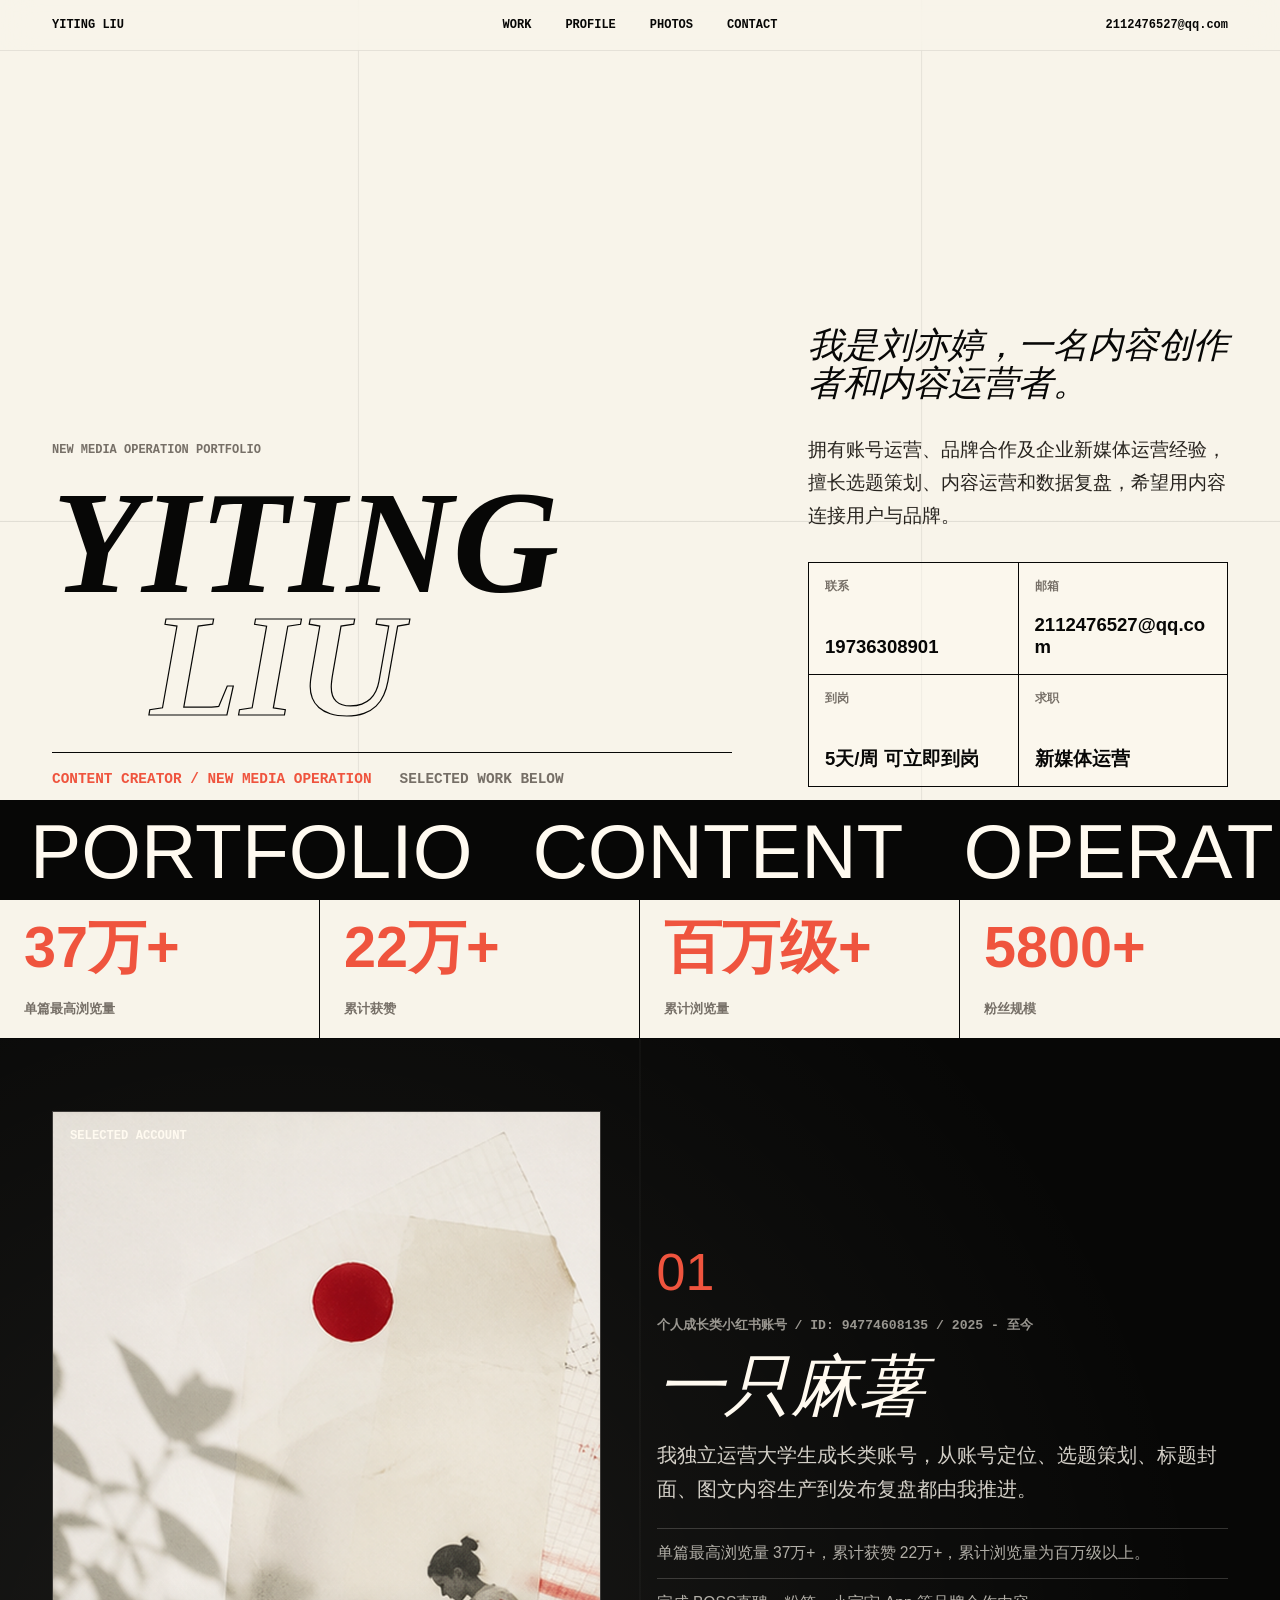
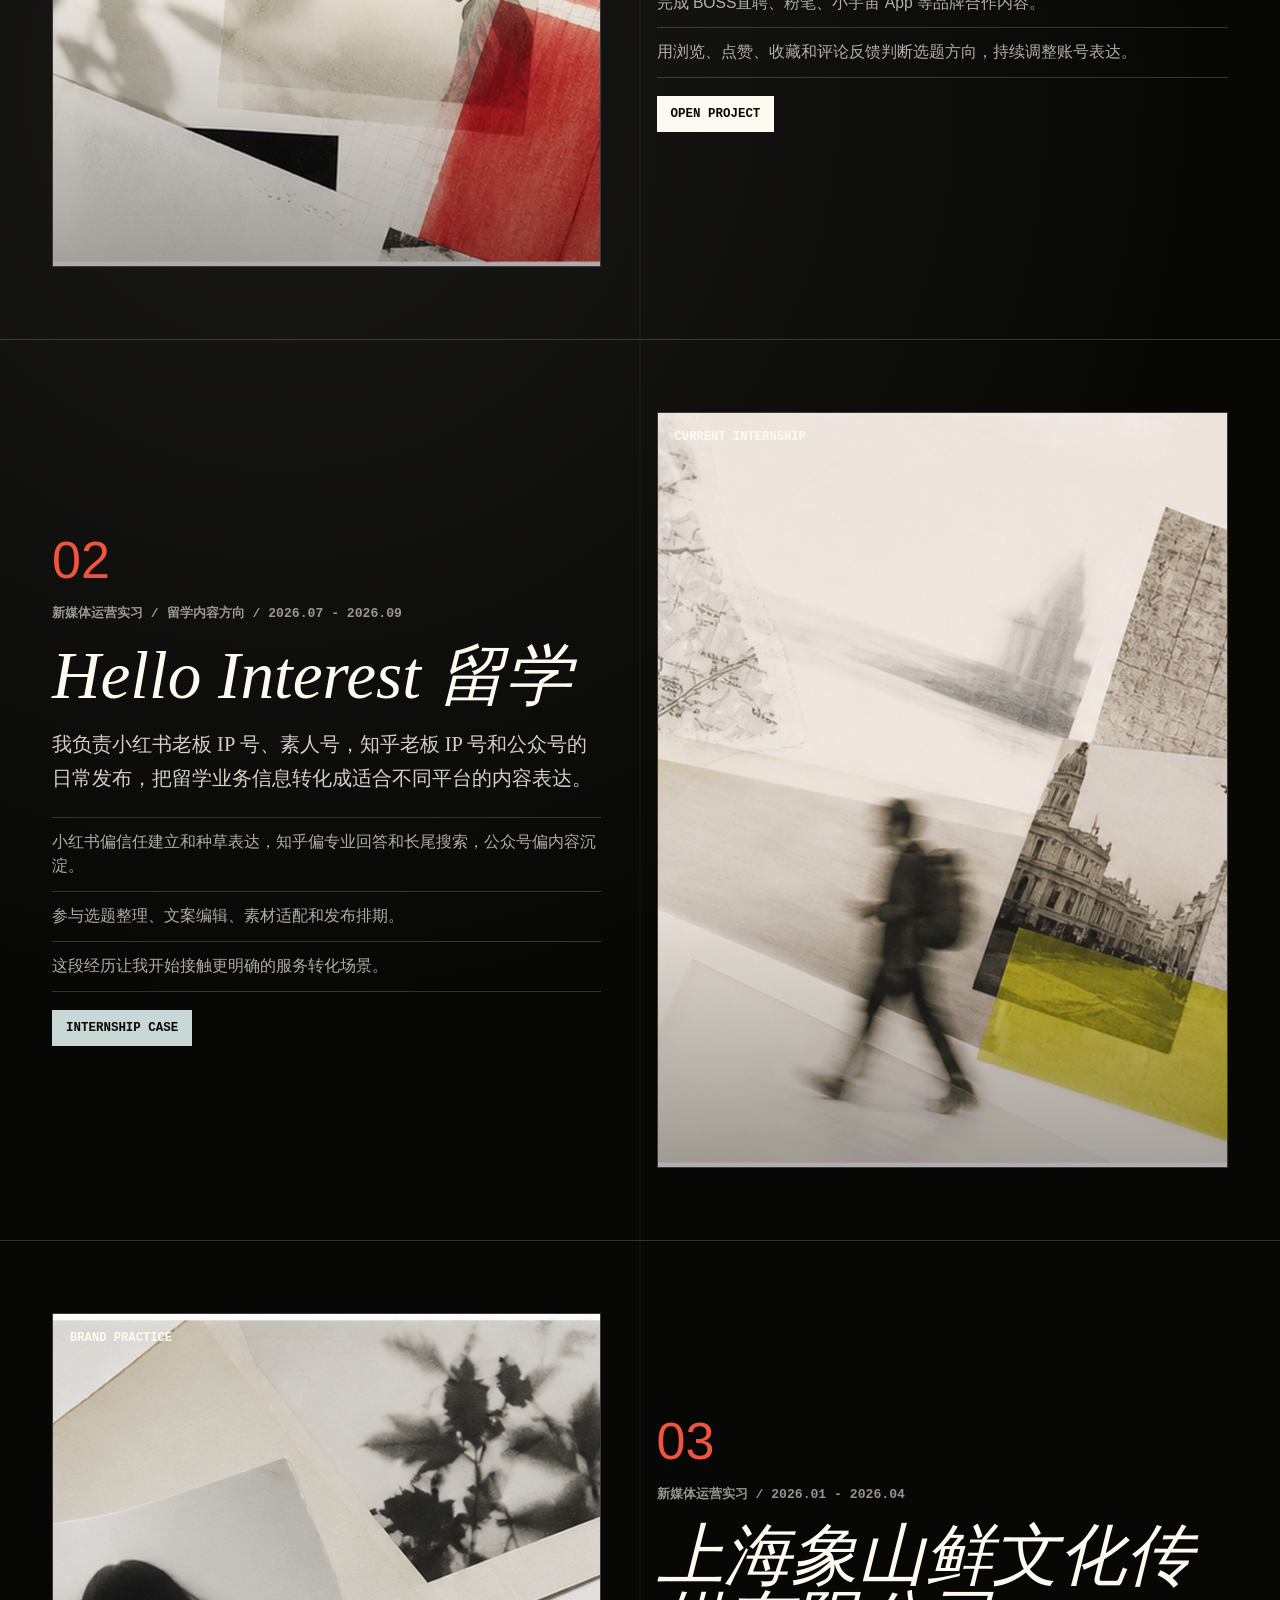
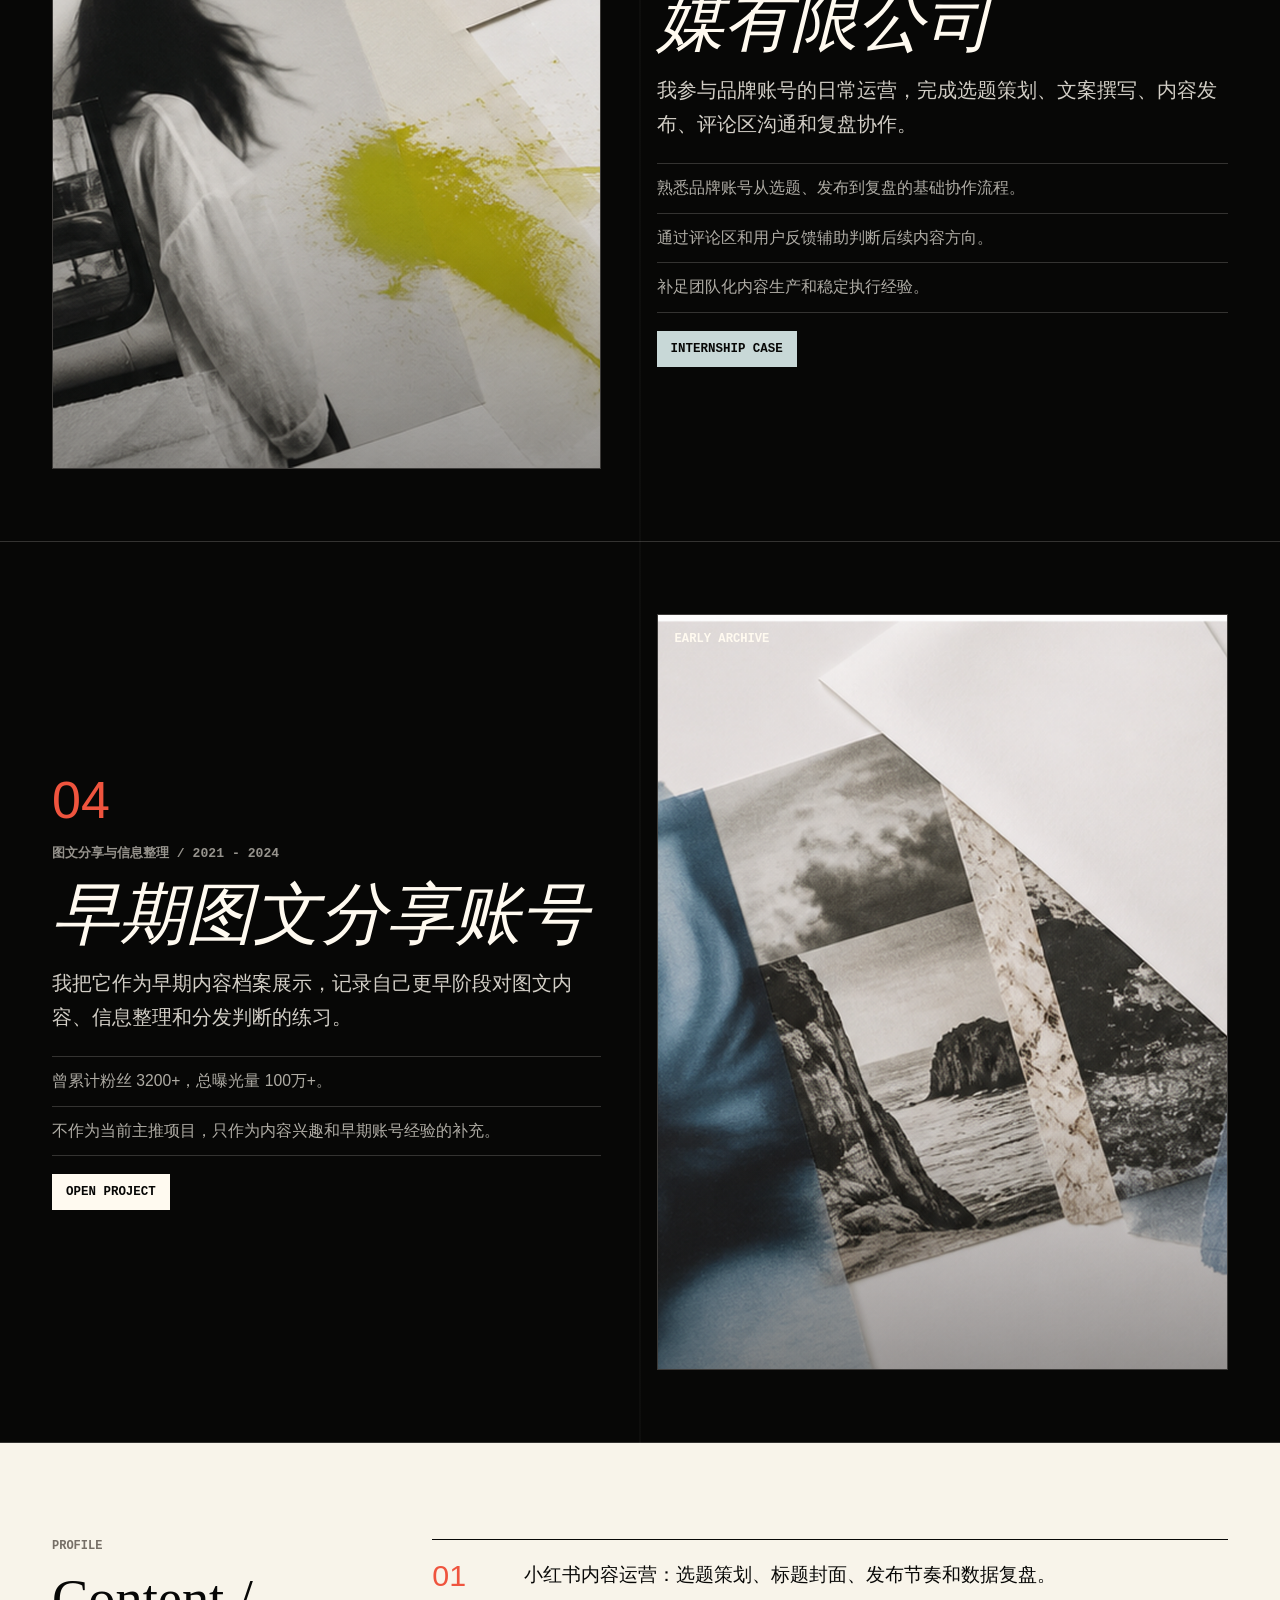
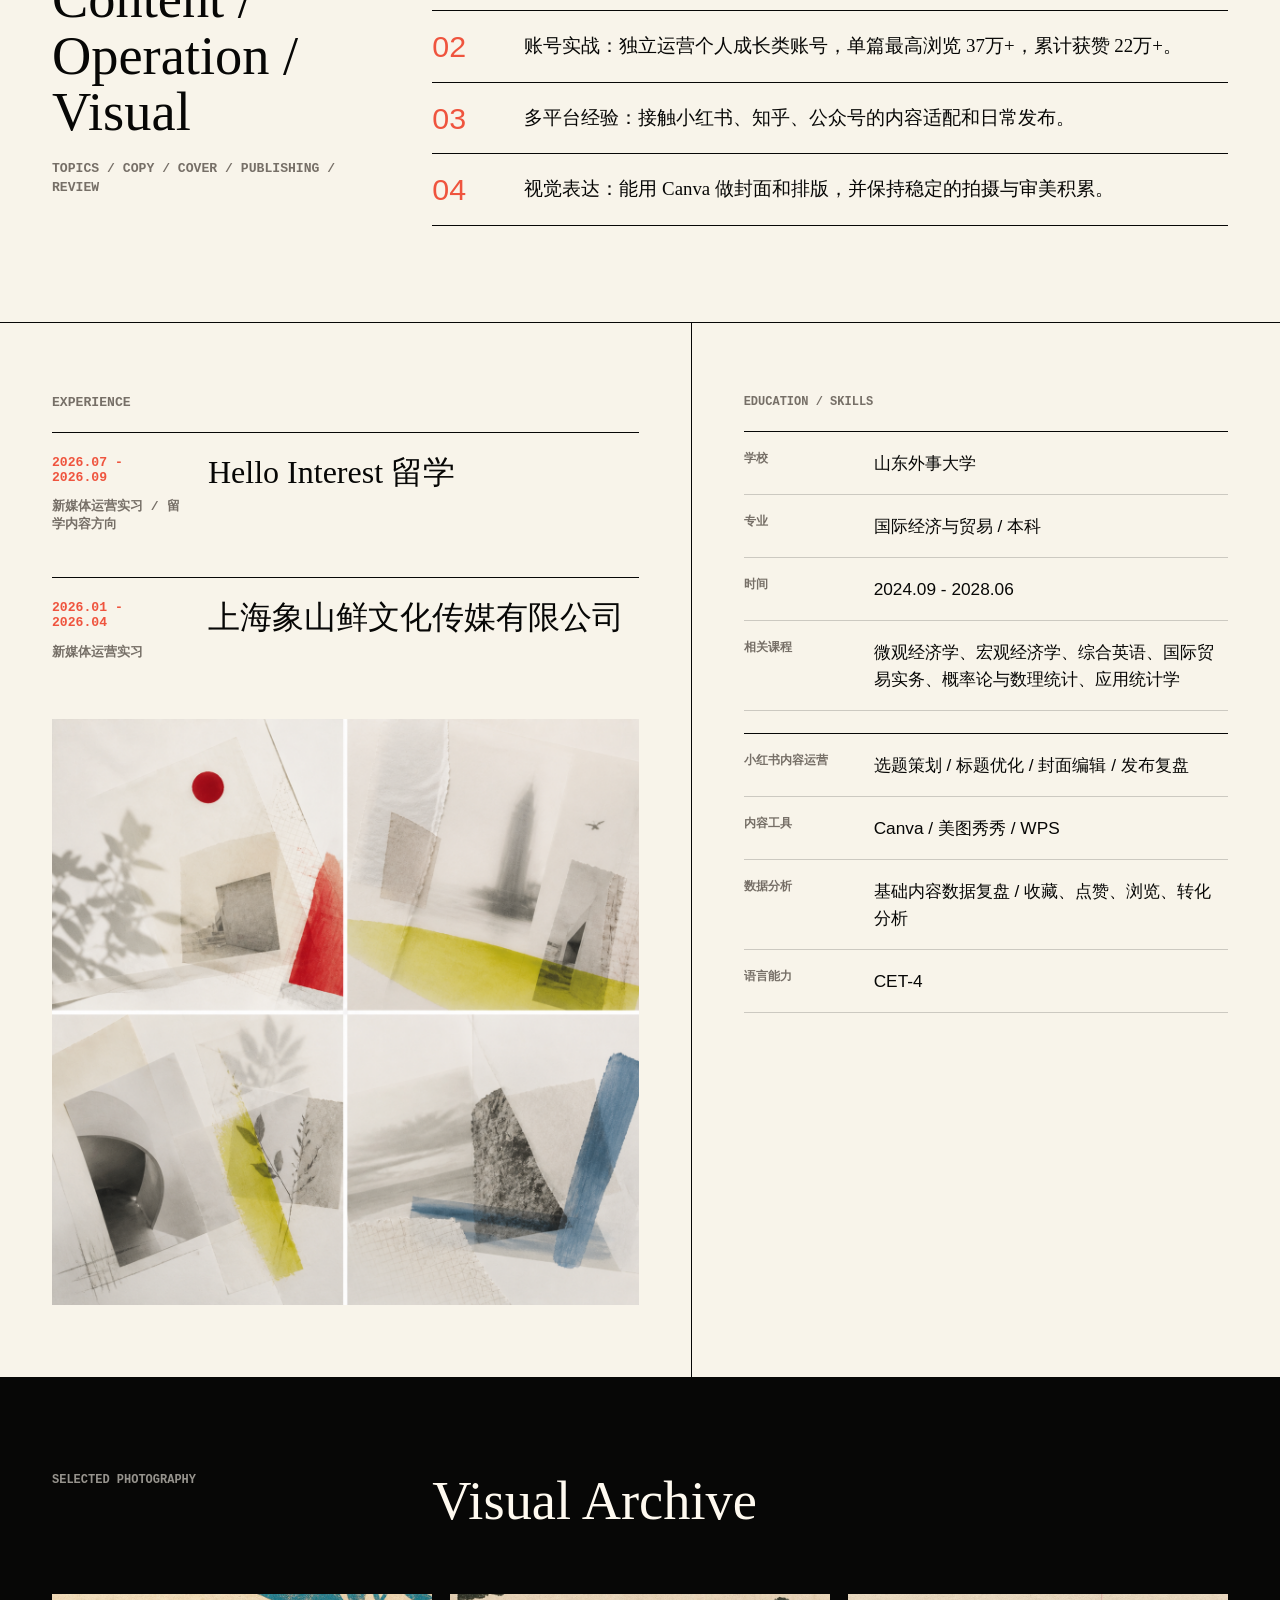
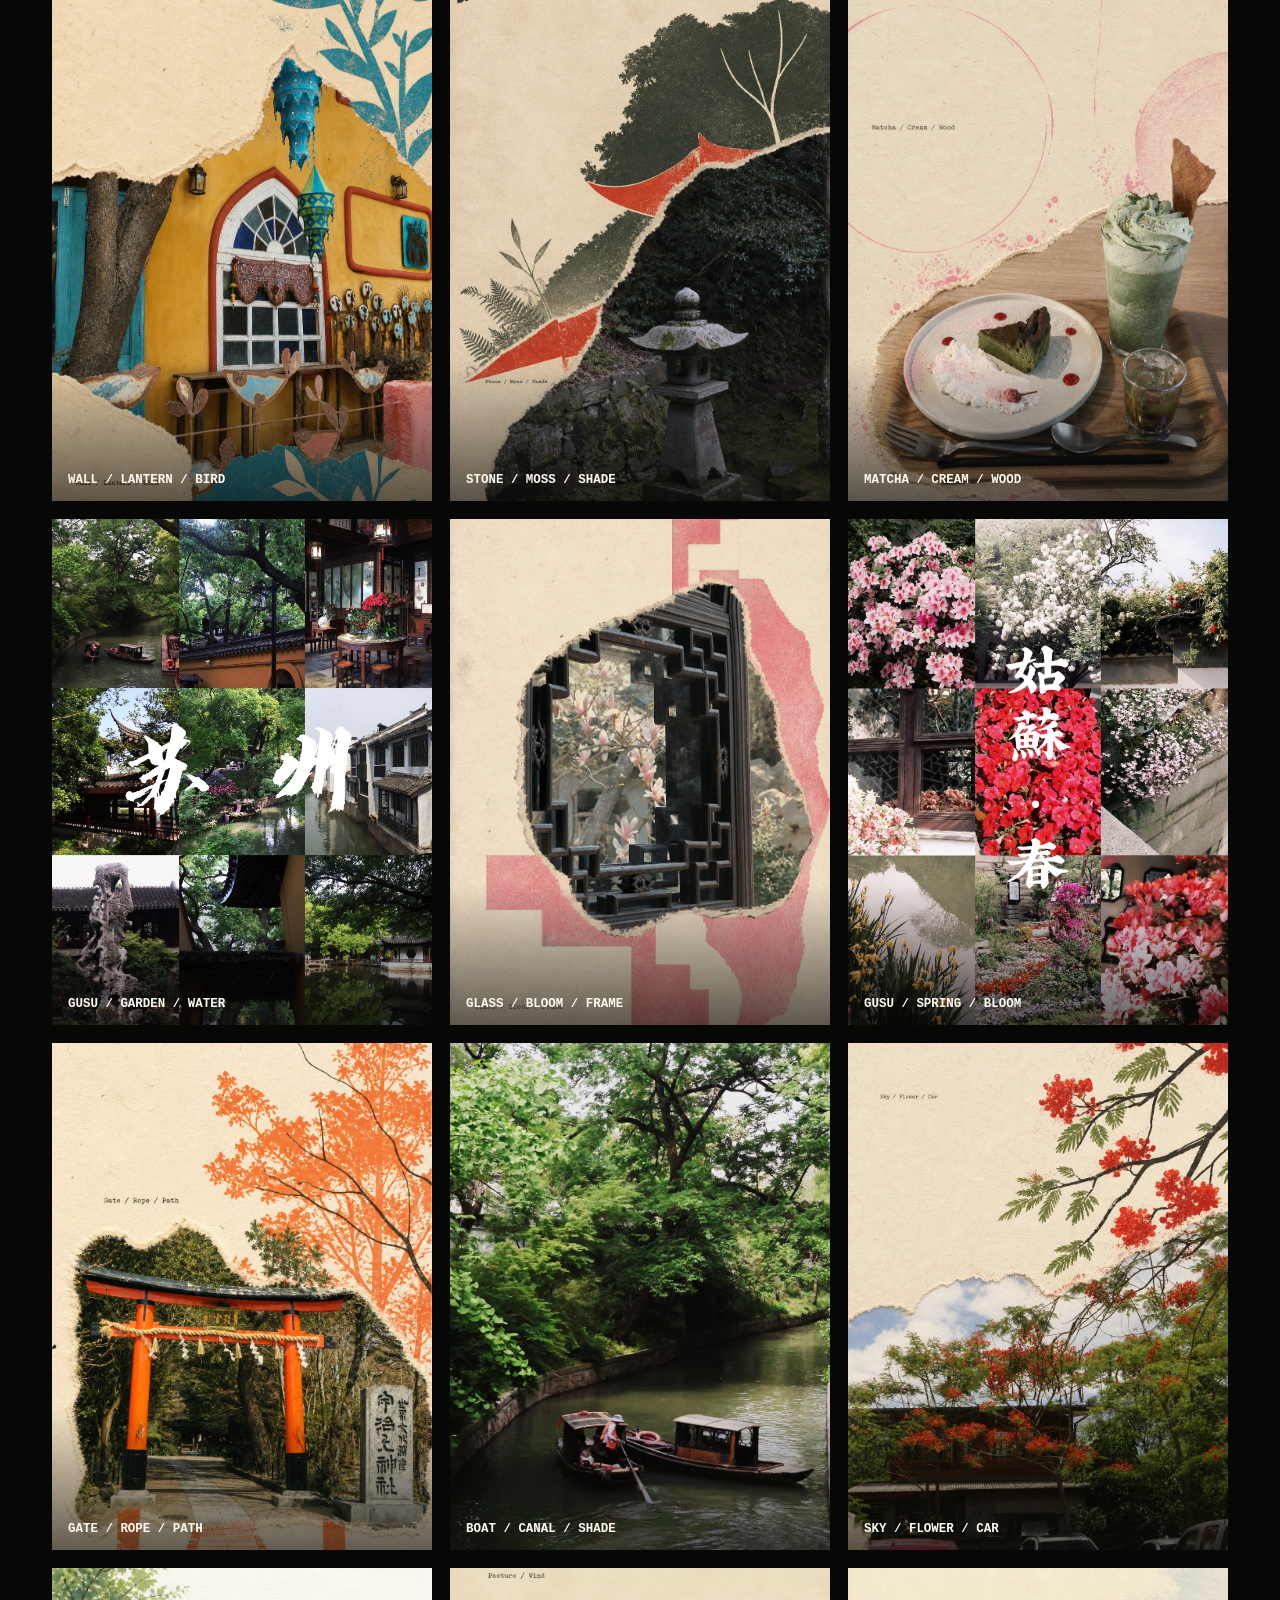
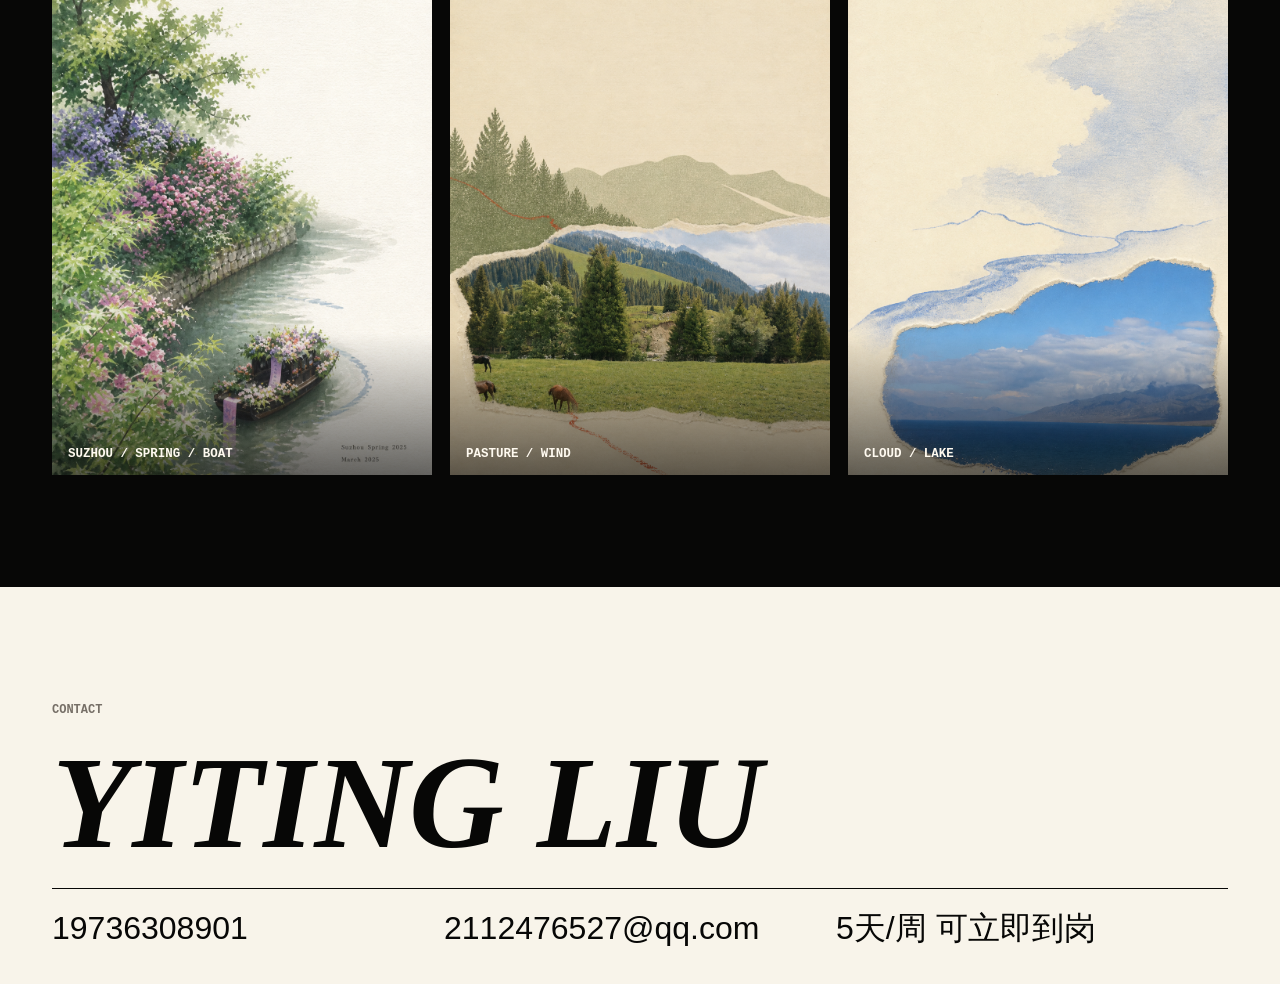
<file: index.html>
<!doctype html>
<html lang="zh-CN">
  <head>
    <meta charset="utf-8" />
    <meta name="viewport" content="width=device-width, initial-scale=1" />
    <title>YiTing Liu | New Media Portfolio</title>
    <meta name="description" content="刘亦婷的新媒体运营求职作品集预览。" />
    <link rel="stylesheet" href="./styles.css?v=24" />
  </head>
  <body>
    <main class="site-shell">
      <header class="topbar" aria-label="Primary navigation">
        <a href="#top" class="brand-mark" aria-label="YiTing Liu home">YiTing Liu</a>
        <nav>
          <a href="#work">Work</a>
          <a href="#profile">Profile</a>
          <a href="#photos">Photos</a>
          <a href="#contact">Contact</a>
        </nav>
        <a class="top-contact" href="mailto:2112476527@qq.com">2112476527@qq.com</a>
      </header>

      <section class="hero" id="top">
        <div class="hero-heading">
          <p class="eyebrow">New Media Operation Portfolio</p>
          <h1>
            <span>YiTing</span>
            <span>Liu</span>
          </h1>
          <div class="hero-bottomline">
            <p>Content Creator / New Media Operation</p>
            <span>Selected work below</span>
          </div>
        </div>

        <aside class="intro-panel" aria-label="Self introduction">
          <p class="intro-lead">我是刘亦婷，一名内容创作者和内容运营者。</p>
          <p class="intro-copy">
            拥有账号运营、品牌合作及企业新媒体运营经验，擅长选题策划、内容运营和数据复盘，希望用内容连接用户与品牌。
          </p>
          <div class="quick-grid">
            <a href="tel:+8619736308901">
              <span>联系</span>
              <strong>19736308901</strong>
            </a>
            <a href="mailto:2112476527@qq.com">
              <span>邮箱</span>
              <strong>2112476527@qq.com</strong>
            </a>
            <a href="#experience">
              <span>到岗</span>
              <strong>5天/周 可立即到岗</strong>
            </a>
            <a href="#work">
              <span>求职</span>
              <strong>新媒体运营</strong>
            </a>
          </div>
        </aside>

        <div class="hero-ribbon" aria-hidden="true">
          <span>Portfolio</span>
          <span>Content</span>
          <span>Operation</span>
          <span>Portfolio</span>
          <span>Content</span>
        </div>
      </section>

      <section class="metrics" aria-label="Account performance highlights">
        <div>
          <strong>37万+</strong>
          <span>单篇最高浏览量</span>
        </div>
        <div>
          <strong>22万+</strong>
          <span>累计获赞</span>
        </div>
        <div>
          <strong>百万级+</strong>
          <span>累计浏览量</span>
        </div>
        <div>
          <strong>5800+</strong>
          <span>粉丝规模</span>
        </div>
      </section>

      <section class="work-theatre" id="work" aria-label="Selected work">
        <div class="theatre-stage">
          <div class="stage-top">
            <span>Selected Work</span>
            <span data-active-count>01 / 04</span>
          </div>

          <nav class="stage-index" aria-label="Project index">
            <a class="is-active" href="#work-1" data-index-link="0">
              <span>01</span>
              <b>一只麻薯</b>
            </a>
            <a href="#work-2" data-index-link="1">
              <span>02</span>
              <b>Hello Interest 留学</b>
            </a>
            <a href="#work-3" data-index-link="2">
              <span>03</span>
              <b>上海象山鲜文化传媒有限公司</b>
            </a>
            <a href="#work-4" data-index-link="3">
              <span>04</span>
              <b>早期图文分享账号</b>
            </a>
          </nav>

          <div class="stage-visual" aria-hidden="true">
            <figure class="stage-figure is-active" data-stage-figure="0">
              <img src="./project-cover-1.png" alt="" />
              <figcaption>Selected Account</figcaption>
            </figure>
            <figure class="stage-figure" data-stage-figure="1">
              <img src="./project-cover-2.png" alt="" />
              <figcaption>Current Internship</figcaption>
            </figure>
            <figure class="stage-figure" data-stage-figure="2">
              <img src="./project-cover-3.png" alt="" />
              <figcaption>Brand Practice</figcaption>
            </figure>
            <figure class="stage-figure" data-stage-figure="3">
              <img src="./project-cover-4.png" alt="" />
              <figcaption>Early Archive</figcaption>
            </figure>
          </div>

          <article class="stage-copy">
            <p class="work-number" data-active-no>01</p>
            <p class="work-meta" data-active-meta>个人成长类小红书账号 / ID: 94774608135 / 2025 - 至今</p>
            <h2 data-active-title>一只麻薯</h2>
            <p class="work-summary" data-active-summary>
              我独立运营大学生成长类账号，从账号定位、选题策划、标题封面、图文内容生产到发布复盘都由我推进。
            </p>
            <ul data-active-points>
              <li>单篇最高浏览量 37万+，累计获赞 22万+，累计浏览量为百万级以上。</li>
              <li>完成 BOSS直聘、粉笔、小宇宙 App 等品牌合作内容。</li>
              <li>用浏览、点赞、收藏和评论反馈判断选题方向，持续调整账号表达。</li>
            </ul>
            <a
              href="https://www.xiaohongshu.com/user/profile/6694bc58000000000303243b?xsec_token=ABmA70oP75e_bc3jIKR_5y4u5StAEJsptDvcWz1VfhjkY%3D&xsec_source=pc_search"
              target="_blank"
              rel="noreferrer"
              data-active-link
            >
              Open Project
            </a>
          </article>

          <div class="stage-watermark" aria-hidden="true">Works</div>
        </div>

        <div class="work-scroll">
          <article class="work-step" data-work-step id="work-1">
            <div class="mobile-work-card">
              <figure>
                <img src="./project-cover-1.png" alt="" />
                <figcaption>Selected Account</figcaption>
              </figure>
              <div class="mobile-work-copy">
                <span>01</span>
                <p>个人成长类小红书账号 / ID: 94774608135 / 2025 - 至今</p>
                <h2>一只麻薯</h2>
                <b>我独立运营大学生成长类账号，从账号定位、选题策划、标题封面、图文内容生产到发布复盘都由我推进。</b>
                <ul>
                  <li>单篇最高浏览量 37万+，累计获赞 22万+，累计浏览量为百万级以上。</li>
                  <li>完成 BOSS直聘、粉笔、小宇宙 App 等品牌合作内容。</li>
                  <li>用浏览、点赞、收藏和评论反馈判断选题方向，持续调整账号表达。</li>
                </ul>
                <a
                  href="https://www.xiaohongshu.com/user/profile/6694bc58000000000303243b?xsec_token=ABmA70oP75e_bc3jIKR_5y4u5StAEJsptDvcWz1VfhjkY%3D&xsec_source=pc_search"
                  target="_blank"
                  rel="noreferrer"
                >
                  Open Project
                </a>
              </div>
            </div>
          </article>
          <article class="work-step" data-work-step id="work-2">
            <div class="mobile-work-card">
              <figure>
                <img src="./project-cover-2.png" alt="" />
                <figcaption>Current Internship</figcaption>
              </figure>
              <div class="mobile-work-copy">
                <span>02</span>
                <p>新媒体运营实习 / 留学内容方向 / 2026.07 - 2026.09</p>
                <h2>Hello Interest 留学</h2>
                <b>我负责小红书老板 IP 号、素人号，知乎老板 IP 号和公众号的日常发布，把留学业务信息转化成适合不同平台的内容表达。</b>
                <ul>
                  <li>小红书偏信任建立和种草表达，知乎偏专业回答和长尾搜索，公众号偏内容沉淀。</li>
                  <li>参与选题整理、文案编辑、素材适配和发布排期。</li>
                  <li>这段经历让我开始接触更明确的服务转化场景。</li>
                </ul>
                <em>Internship Case</em>
              </div>
            </div>
          </article>
          <article class="work-step" data-work-step id="work-3">
            <div class="mobile-work-card">
              <figure>
                <img src="./project-cover-3.png" alt="" />
                <figcaption>Brand Practice</figcaption>
              </figure>
              <div class="mobile-work-copy">
                <span>03</span>
                <p>新媒体运营实习 / 2026.01 - 2026.04</p>
                <h2>上海象山鲜文化传媒有限公司</h2>
                <b>我参与品牌账号的日常运营，完成选题策划、文案撰写、内容发布、评论区沟通和复盘协作。</b>
                <ul>
                  <li>熟悉品牌账号从选题、发布到复盘的基础协作流程。</li>
                  <li>通过评论区和用户反馈辅助判断后续内容方向。</li>
                  <li>补足团队化内容生产和稳定执行经验。</li>
                </ul>
                <em>Internship Case</em>
              </div>
            </div>
          </article>
          <article class="work-step" data-work-step id="work-4">
            <div class="mobile-work-card">
              <figure>
                <img src="./project-cover-4.png" alt="" />
                <figcaption>Early Archive</figcaption>
              </figure>
              <div class="mobile-work-copy">
                <span>04</span>
                <p>图文分享与信息整理 / 2021 - 2024</p>
                <h2>早期图文分享账号</h2>
                <b>我把它作为早期内容档案展示，记录自己更早阶段对图文内容、信息整理和分发判断的练习。</b>
                <ul>
                  <li>曾累计粉丝 3200+，总曝光量 100万+。</li>
                  <li>不作为当前主推项目，只作为内容兴趣和早期账号经验的补充。</li>
                </ul>
                <a
                  href="https://www.xiaohongshu.com/user/profile/5c5ff5ef000000001102a26c?xsec_token=ABPnLQe4I9vPpYqJQAI_rgHgL_1S7cHhPlJtzNm1ihA8g%3D&xsec_source=pc_search"
                  target="_blank"
                  rel="noreferrer"
                >
                  Open Project
                </a>
              </div>
            </div>
          </article>
        </div>
      </section>

      <section class="profile" id="profile">
        <div class="profile-heading">
          <p class="eyebrow">Profile</p>
          <h2>Content / Operation / Visual</h2>
          <p class="profile-caption">Topics / Copy / Cover / Publishing / Review</p>
        </div>
        <div class="advantage-list">
          <article>
            <span>01</span>
            <p>小红书内容运营：选题策划、标题封面、发布节奏和数据复盘。</p>
          </article>
          <article>
            <span>02</span>
            <p>账号实战：独立运营个人成长类账号，单篇最高浏览 37万+，累计获赞 22万+。</p>
          </article>
          <article>
            <span>03</span>
            <p>多平台经验：接触小红书、知乎、公众号的内容适配和日常发布。</p>
          </article>
          <article>
            <span>04</span>
            <p>视觉表达：能用 Canva 做封面和排版，并保持稳定的拍摄与审美积累。</p>
          </article>
        </div>
      </section>

      <section class="details" id="experience">
        <div class="experience-block">
          <p class="eyebrow">Experience</p>
          <article>
            <span>2026.07 - 2026.09</span>
            <h3>Hello Interest 留学</h3>
            <p>新媒体运营实习 / 留学内容方向</p>
          </article>
          <article>
            <span>2026.01 - 2026.04</span>
            <h3>上海象山鲜文化传媒有限公司</h3>
            <p>新媒体运营实习</p>
          </article>
          <figure class="experience-collage" aria-label="Abstract portfolio collage">
            <img src="./experience-collage.png" alt="" />
          </figure>
        </div>

        <div class="education-skills">
          <p class="eyebrow">Education / Skills</p>
          <div class="mini-section">
            <div class="info-line">
              <span>学校</span>
              <strong>山东外事大学</strong>
            </div>
            <div class="info-line">
              <span>专业</span>
              <strong>国际经济与贸易 / 本科</strong>
            </div>
            <div class="info-line">
              <span>时间</span>
              <strong>2024.09 - 2028.06</strong>
            </div>
            <div class="info-line">
              <span>相关课程</span>
              <strong>微观经济学、宏观经济学、综合英语、国际贸易实务、概率论与数理统计、应用统计学</strong>
            </div>
          </div>
          <div class="mini-section skills-list">
            <article>
              <h3>小红书内容运营</h3>
              <p>选题策划 / 标题优化 / 封面编辑 / 发布复盘</p>
            </article>
            <article>
              <h3>内容工具</h3>
              <p>Canva / 美图秀秀 / WPS</p>
            </article>
            <article>
              <h3>数据分析</h3>
              <p>基础内容数据复盘 / 收藏、点赞、浏览、转化分析</p>
            </article>
            <article>
              <h3>语言能力</h3>
              <p>CET-4</p>
            </article>
          </div>
        </div>
      </section>

      <section class="photos" id="photos">
        <div class="photo-heading">
          <p class="eyebrow">Selected Photography</p>
          <h2>Visual Archive</h2>
        </div>
        <div class="photo-grid">
          <figure class="photo-frame photo-frame-1">
            <img src="./photo-gallery-01.jpg" alt="" />
            <figcaption>
              <span>Wall / Lantern / Bird</span>
            </figcaption>
          </figure>
          <figure class="photo-frame photo-frame-2">
            <img src="./photo-gallery-02.jpg" alt="" />
            <figcaption>
              <span>Stone / Moss / Shade</span>
            </figcaption>
          </figure>
          <figure class="photo-frame photo-frame-3">
            <img src="./photo-gallery-03.jpg" alt="" />
            <figcaption>
              <span>Matcha / Cream / Wood</span>
            </figcaption>
          </figure>
          <figure class="photo-frame photo-frame-4">
            <img src="./photo-gallery-09.jpg" alt="" />
            <figcaption>
              <span>Gusu / Garden / Water</span>
            </figcaption>
          </figure>
          <figure class="photo-frame photo-frame-5">
            <img src="./photo-gallery-04.jpg" alt="" />
            <figcaption>
              <span>Glass / Bloom / Frame</span>
            </figcaption>
          </figure>
          <figure class="photo-frame photo-frame-6">
            <img src="./photo-gallery-06.jpg" alt="" />
            <figcaption>
              <span>Gusu / Spring / Bloom</span>
            </figcaption>
          </figure>
          <figure class="photo-frame photo-frame-7">
            <img src="./photo-gallery-05.jpg" alt="" />
            <figcaption>
              <span>Gate / Rope / Path</span>
            </figcaption>
          </figure>
          <figure class="photo-frame photo-frame-8">
            <img src="./photo-gallery-07.jpg" alt="" />
            <figcaption>
              <span>Boat / Canal / Shade</span>
            </figcaption>
          </figure>
          <figure class="photo-frame photo-frame-9">
            <img src="./photo-gallery-08.jpg" alt="" />
            <figcaption>
              <span>Sky / Flower / Car</span>
            </figcaption>
          </figure>
          <figure class="photo-frame photo-frame-10">
            <img src="./photo-gallery-10.png" alt="" />
            <figcaption>
              <span>Suzhou / Spring / Boat</span>
            </figcaption>
          </figure>
          <figure class="photo-frame photo-frame-11">
            <img src="./photo-gallery-11.png" alt="" />
            <figcaption>
              <span>Pasture / Wind</span>
            </figcaption>
          </figure>
          <figure class="photo-frame photo-frame-12">
            <img src="./photo-gallery-12.png" alt="" />
            <figcaption>
              <span>Cloud / Lake</span>
            </figcaption>
          </figure>
        </div>
      </section>

      <footer class="footer" id="contact">
        <p class="eyebrow">Contact</p>
        <h2>YiTing Liu</h2>
        <div class="footer-actions">
          <a href="tel:+8619736308901">19736308901</a>
          <a href="mailto:2112476527@qq.com">2112476527@qq.com</a>
          <span>5天/周 可立即到岗</span>
        </div>
      </footer>
    </main>

    <script>
      const works = [
        {
          no: "01",
          title: "一只麻薯",
          meta: "个人成长类小红书账号 / ID: 94774608135 / 2025 - 至今",
          summary: "我独立运营大学生成长类账号，从账号定位、选题策划、标题封面、图文内容生产到发布复盘都由我推进。",
          points: [
            "单篇最高浏览量 37万+，累计获赞 22万+，累计浏览量为百万级以上。",
            "完成 BOSS直聘、粉笔、小宇宙 App 等品牌合作内容。",
            "用浏览、点赞、收藏和评论反馈判断选题方向，持续调整账号表达。",
          ],
          url: "https://www.xiaohongshu.com/user/profile/6694bc58000000000303243b?xsec_token=ABmA70oP75e_bc3jIKR_5y4u5StAEJsptDvcWz1VfhjkY%3D&xsec_source=pc_search",
        },
        {
          no: "02",
          title: "Hello Interest 留学",
          meta: "新媒体运营实习 / 留学内容方向 / 2026.07 - 2026.09",
          summary:
            "我负责小红书老板 IP 号、素人号，知乎老板 IP 号和公众号的日常发布，把留学业务信息转化成适合不同平台的内容表达。",
          points: [
            "小红书偏信任建立和种草表达，知乎偏专业回答和长尾搜索，公众号偏内容沉淀。",
            "参与选题整理、文案编辑、素材适配和发布排期。",
            "这段经历让我开始接触更明确的服务转化场景。",
          ],
        },
        {
          no: "03",
          title: "上海象山鲜文化传媒有限公司",
          meta: "新媒体运营实习 / 2026.01 - 2026.04",
          summary: "我参与品牌账号的日常运营，完成选题策划、文案撰写、内容发布、评论区沟通和复盘协作。",
          points: [
            "熟悉品牌账号从选题、发布到复盘的基础协作流程。",
            "通过评论区和用户反馈辅助判断后续内容方向。",
            "补足团队化内容生产和稳定执行经验。",
          ],
        },
        {
          no: "04",
          title: "早期图文分享账号",
          meta: "图文分享与信息整理 / 2021 - 2024",
          summary: "我把它作为早期内容档案展示，记录自己更早阶段对图文内容、信息整理和分发判断的练习。",
          points: ["曾累计粉丝 3200+，总曝光量 100万+。", "不作为当前主推项目，只作为内容兴趣和早期账号经验的补充。"],
          url: "https://www.xiaohongshu.com/user/profile/5c5ff5ef000000001102a26c?xsec_token=ABPnLQe4I9vPpYqJQAI_rgHgL_1S7cHhPlJtzNm1ihA8g%3D&xsec_source=pc_search",
        },
      ];

      const theatre = document.querySelector(".work-theatre");
      const figures = [...document.querySelectorAll("[data-stage-figure]")];
      const links = [...document.querySelectorAll("[data-index-link]")];
      const activeCount = document.querySelector("[data-active-count]");
      const activeNo = document.querySelector("[data-active-no]");
      const activeMeta = document.querySelector("[data-active-meta]");
      const activeTitle = document.querySelector("[data-active-title]");
      const activeSummary = document.querySelector("[data-active-summary]");
      const activePoints = document.querySelector("[data-active-points]");
      const activeLink = document.querySelector("[data-active-link]");
      let current = 0;
      let frame = 0;

      const setActive = (index) => {
        if (index === current && activeTitle.textContent === works[index].title) return;
        current = index;
        const work = works[index];
        figures.forEach((figure, figureIndex) => figure.classList.toggle("is-active", figureIndex === index));
        links.forEach((link, linkIndex) => link.classList.toggle("is-active", linkIndex === index));
        activeCount.textContent = `${work.no} / ${String(works.length).padStart(2, "0")}`;
        activeNo.textContent = work.no;
        activeMeta.textContent = work.meta;
        activeTitle.textContent = work.title;
        activeSummary.textContent = work.summary;
        activePoints.innerHTML = work.points.map((point) => `<li>${point}</li>`).join("");
        if (work.url) {
          activeLink.href = work.url;
          activeLink.textContent = "Open Project";
          activeLink.className = "";
          activeLink.target = "_blank";
          activeLink.rel = "noreferrer";
        } else {
          activeLink.removeAttribute("href");
          activeLink.removeAttribute("target");
          activeLink.removeAttribute("rel");
          activeLink.textContent = "Internship Case";
          activeLink.className = "stage-note";
        }
      };

      const updateActive = () => {
        if (window.matchMedia("(max-width: 900px)").matches) return;
        if (!theatre) return;
        const rect = theatre.getBoundingClientRect();
        const stepHeight = Math.max(window.innerHeight, 1);
        const rawIndex = Math.floor((-rect.top + window.innerHeight * 0.52) / stepHeight);
        const nextIndex = Math.min(works.length - 1, Math.max(0, rawIndex));
        setActive(nextIndex);
      };

      const onScroll = () => {
        window.cancelAnimationFrame(frame);
        frame = window.requestAnimationFrame(updateActive);
      };

      updateActive();
      window.addEventListener("scroll", onScroll, { passive: true });
      window.addEventListener("resize", onScroll);
    </script>
  </body>
</html>
</file>
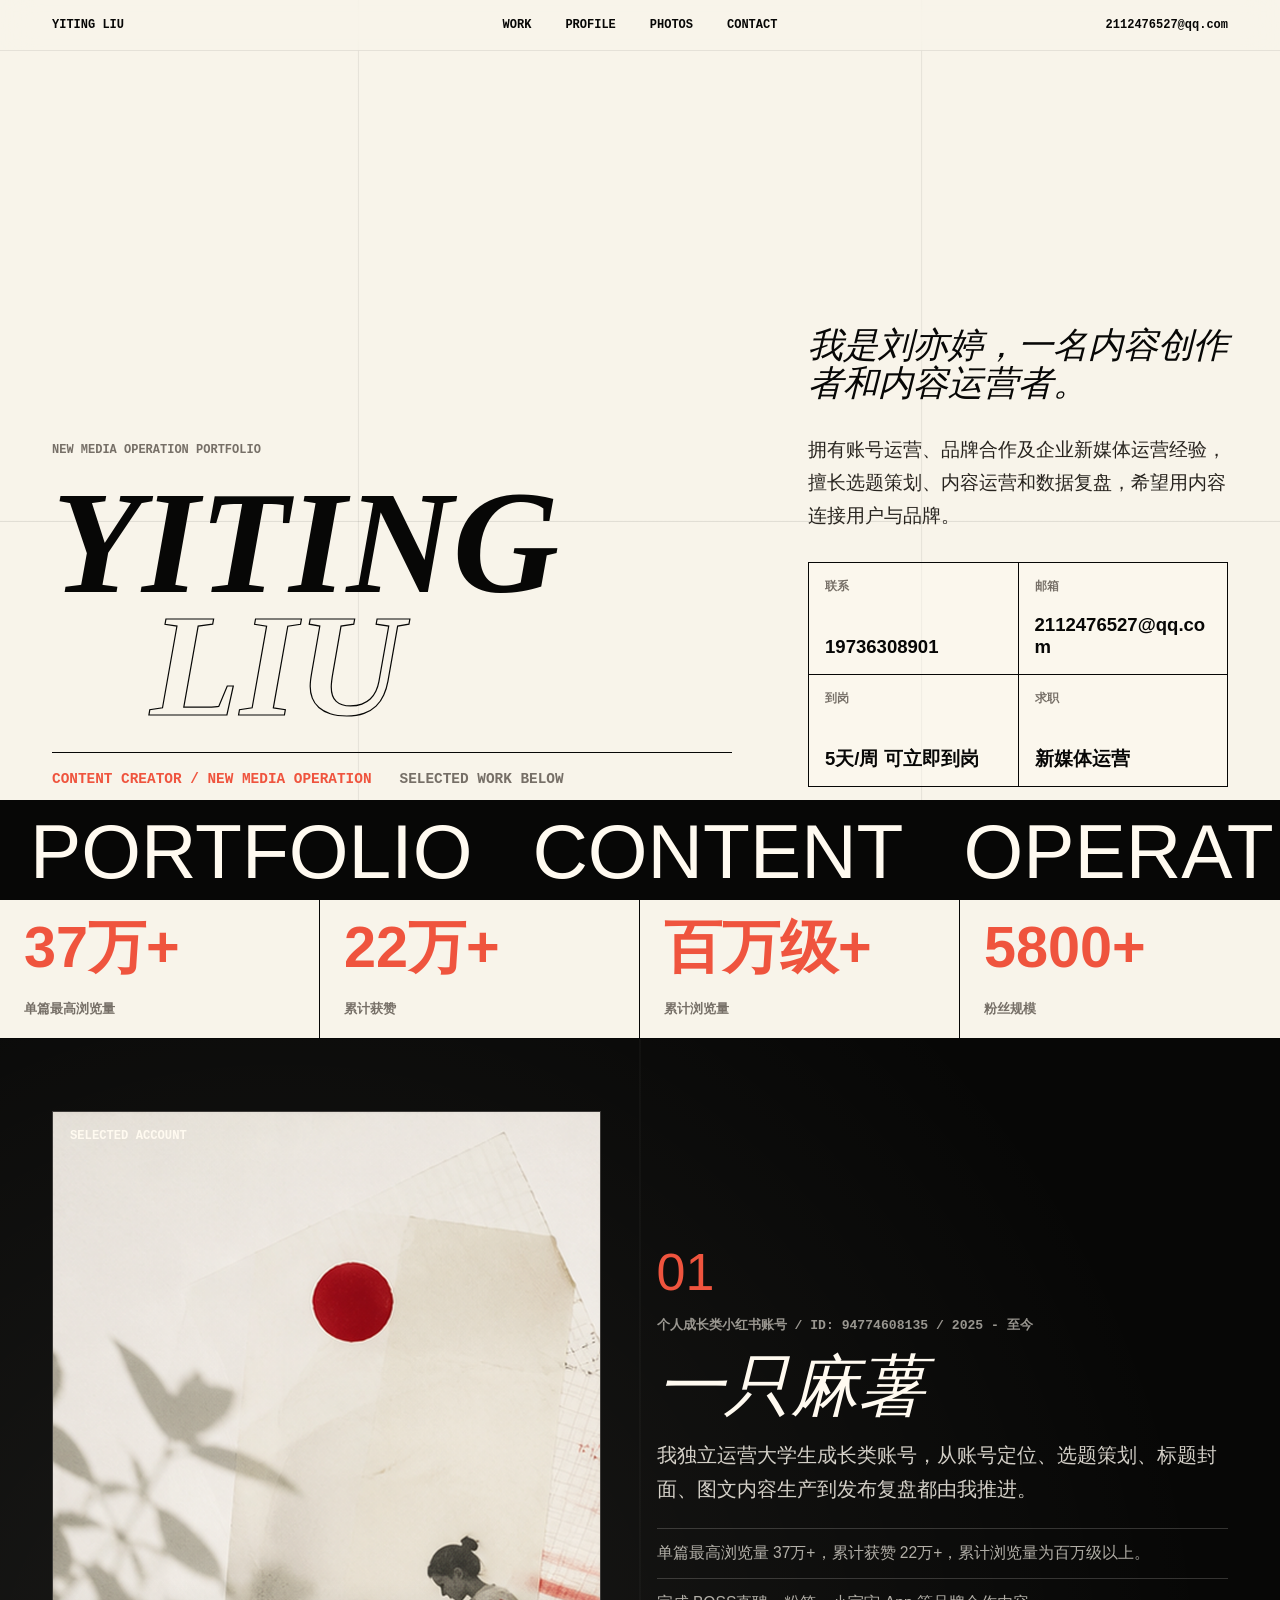
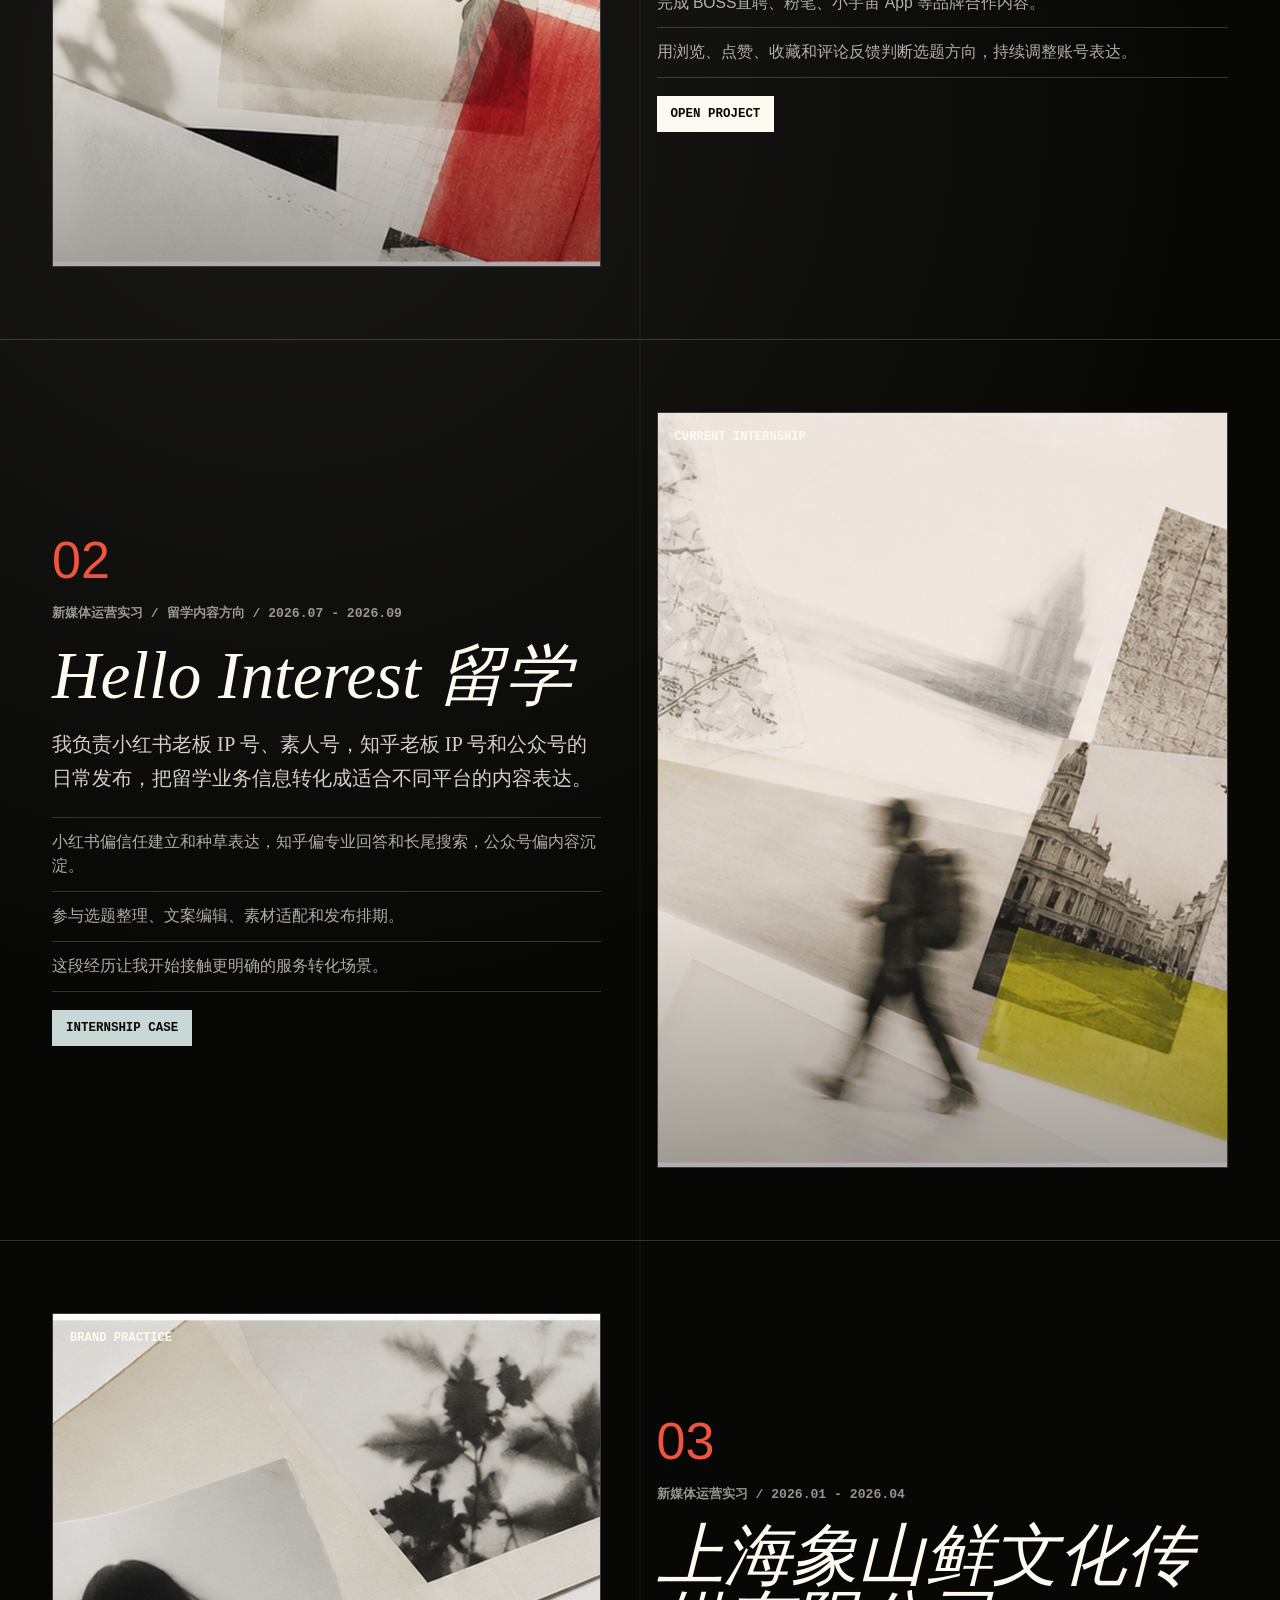
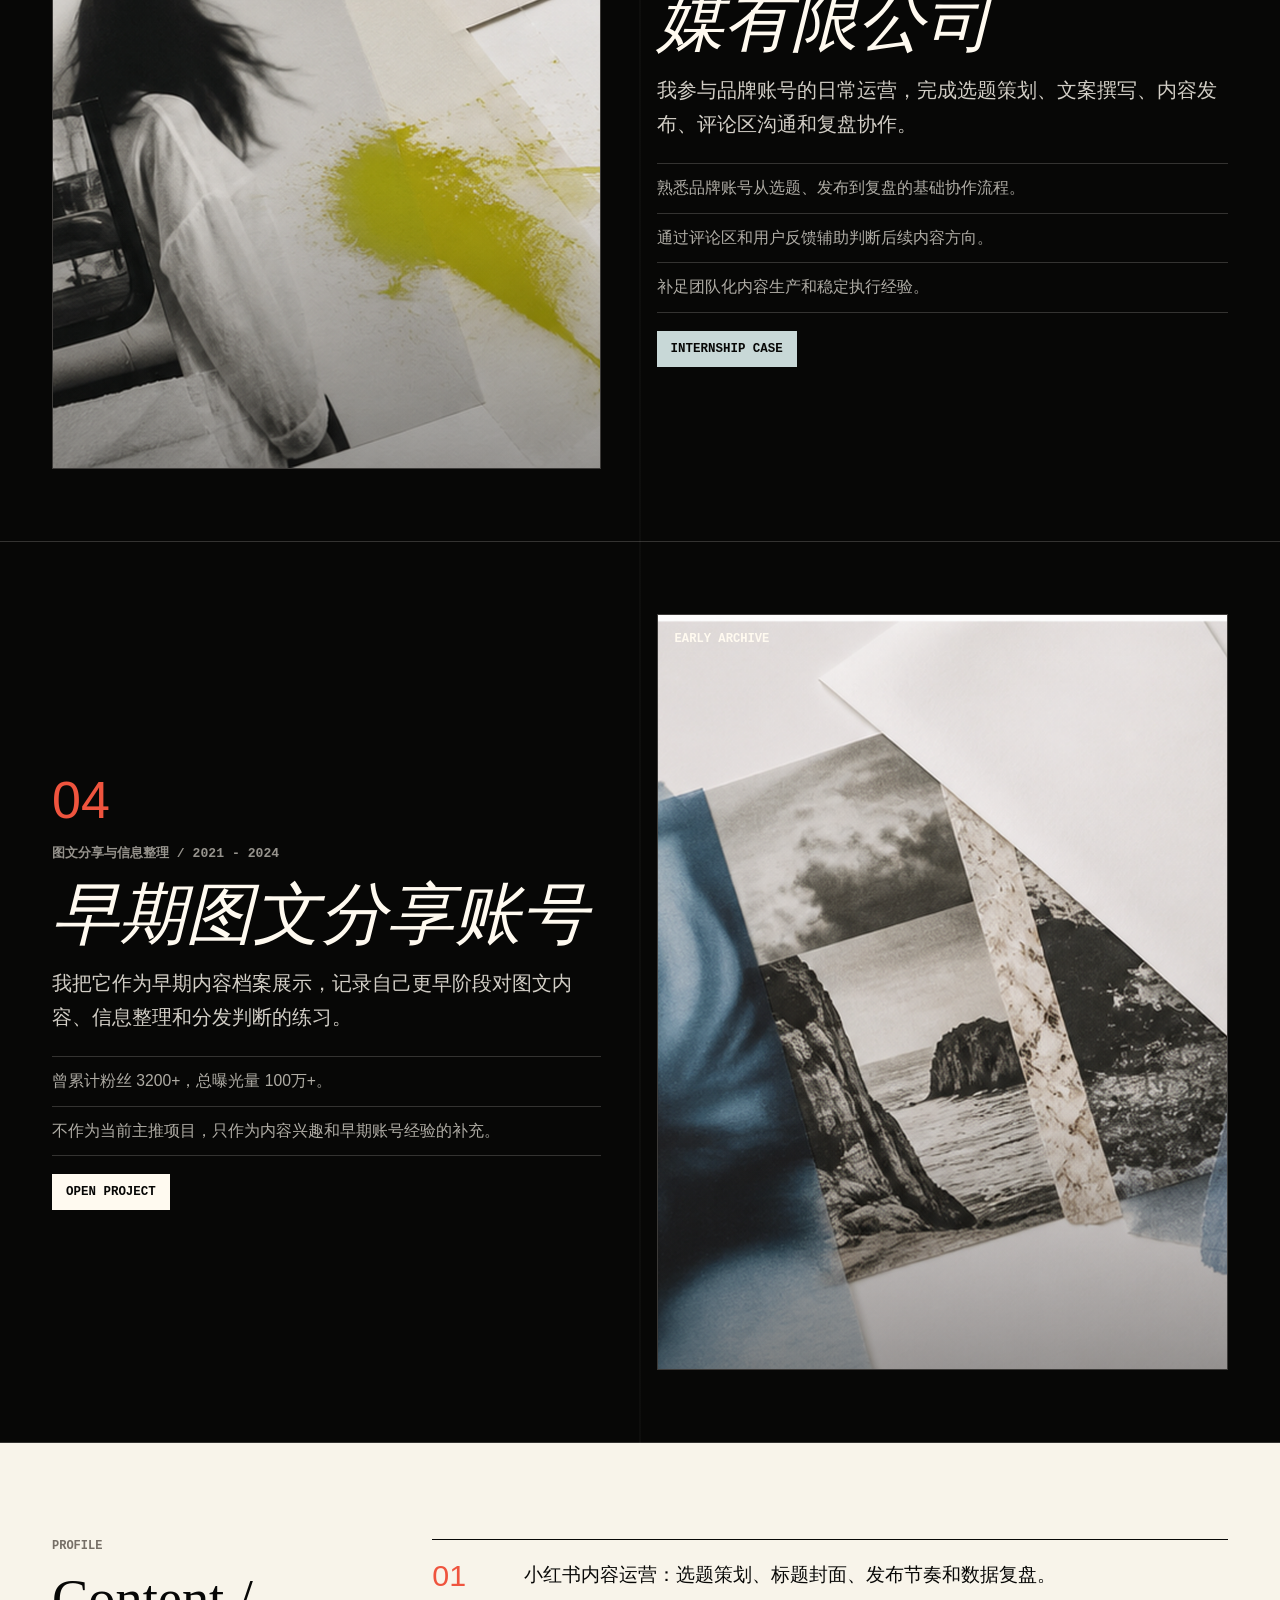
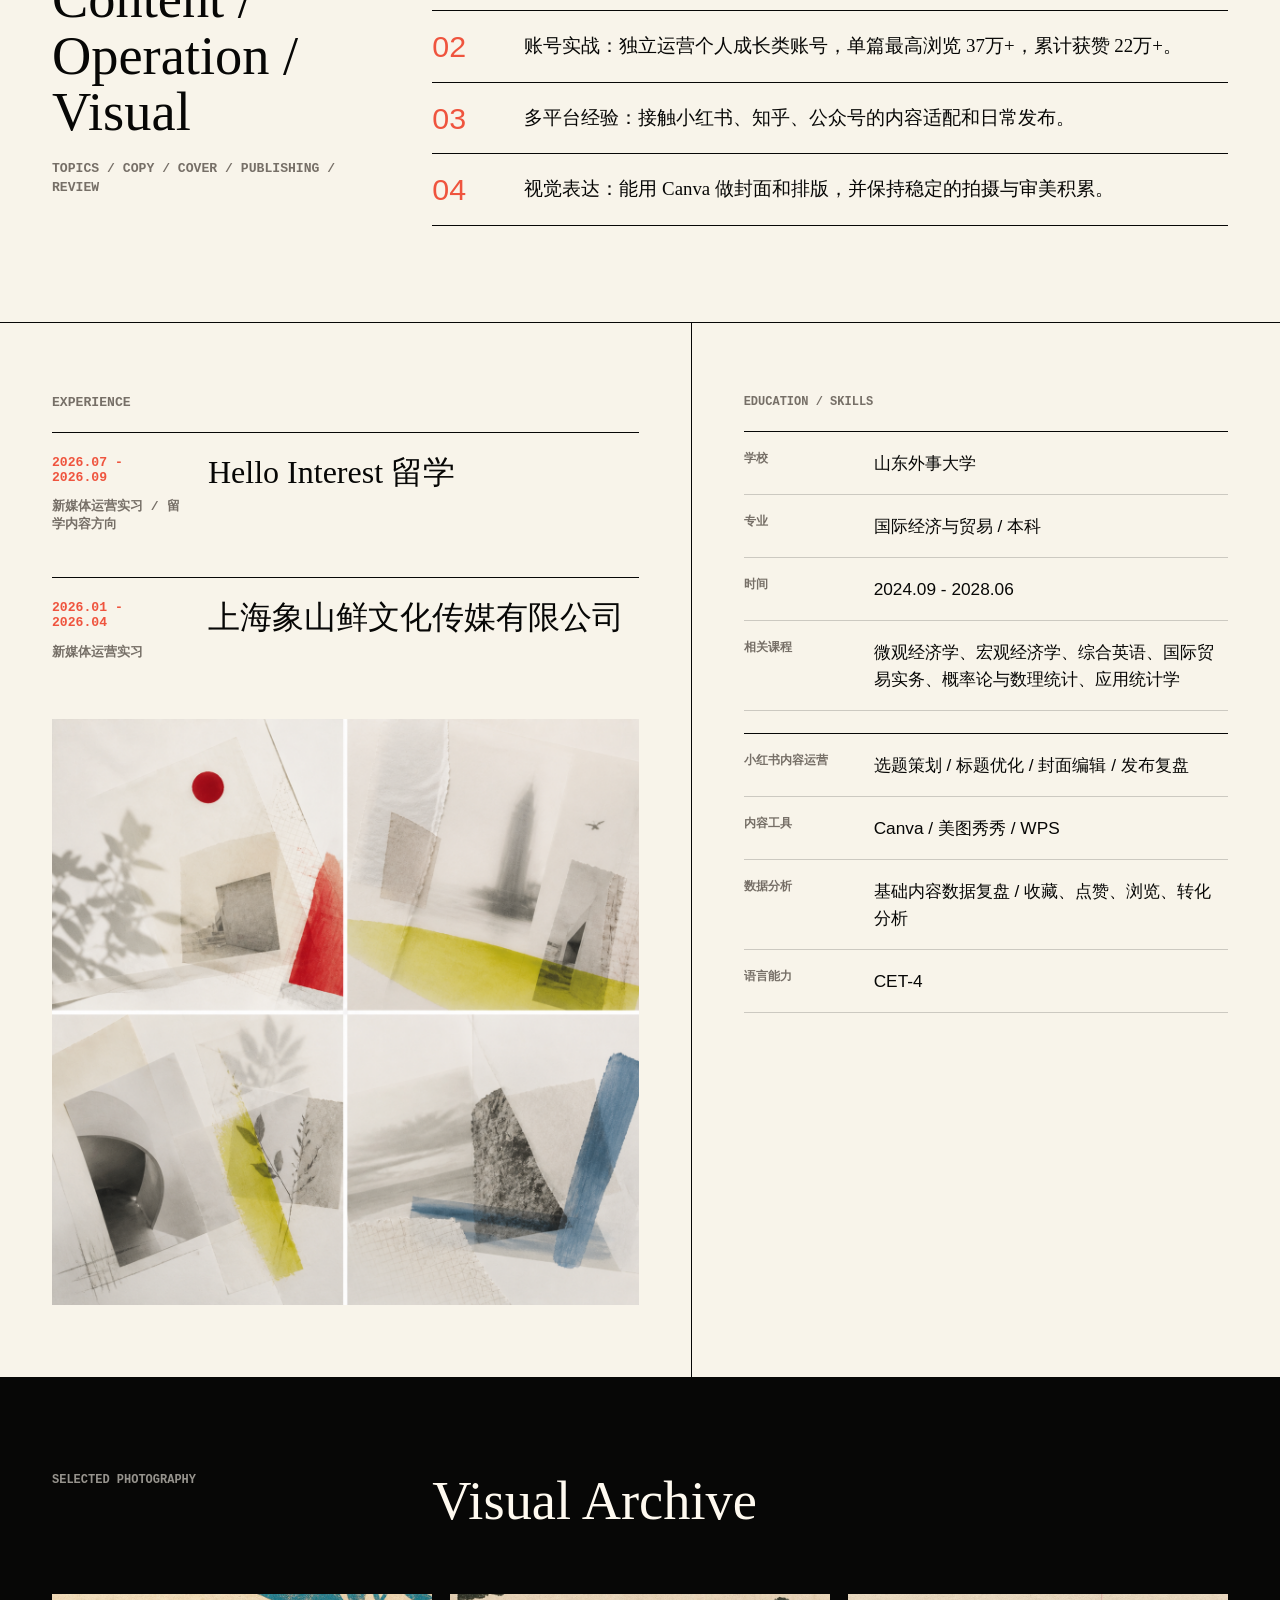
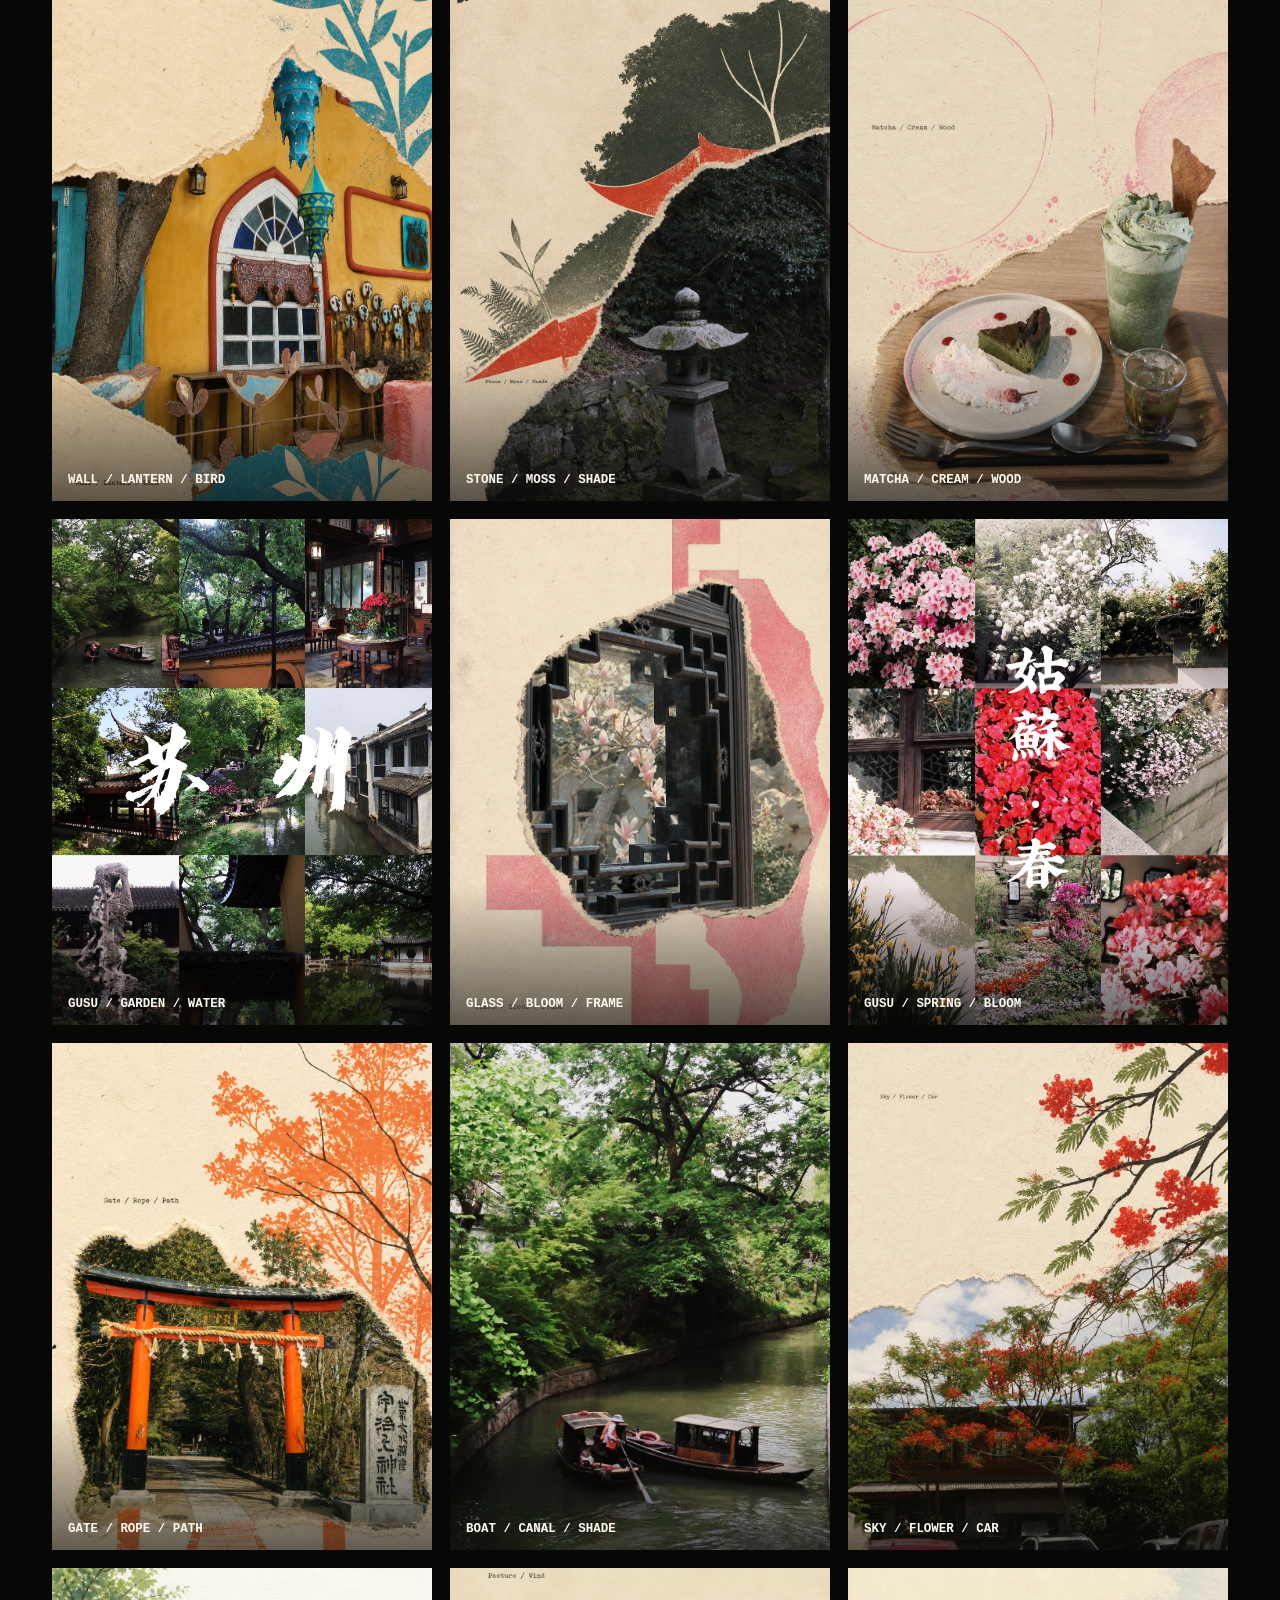
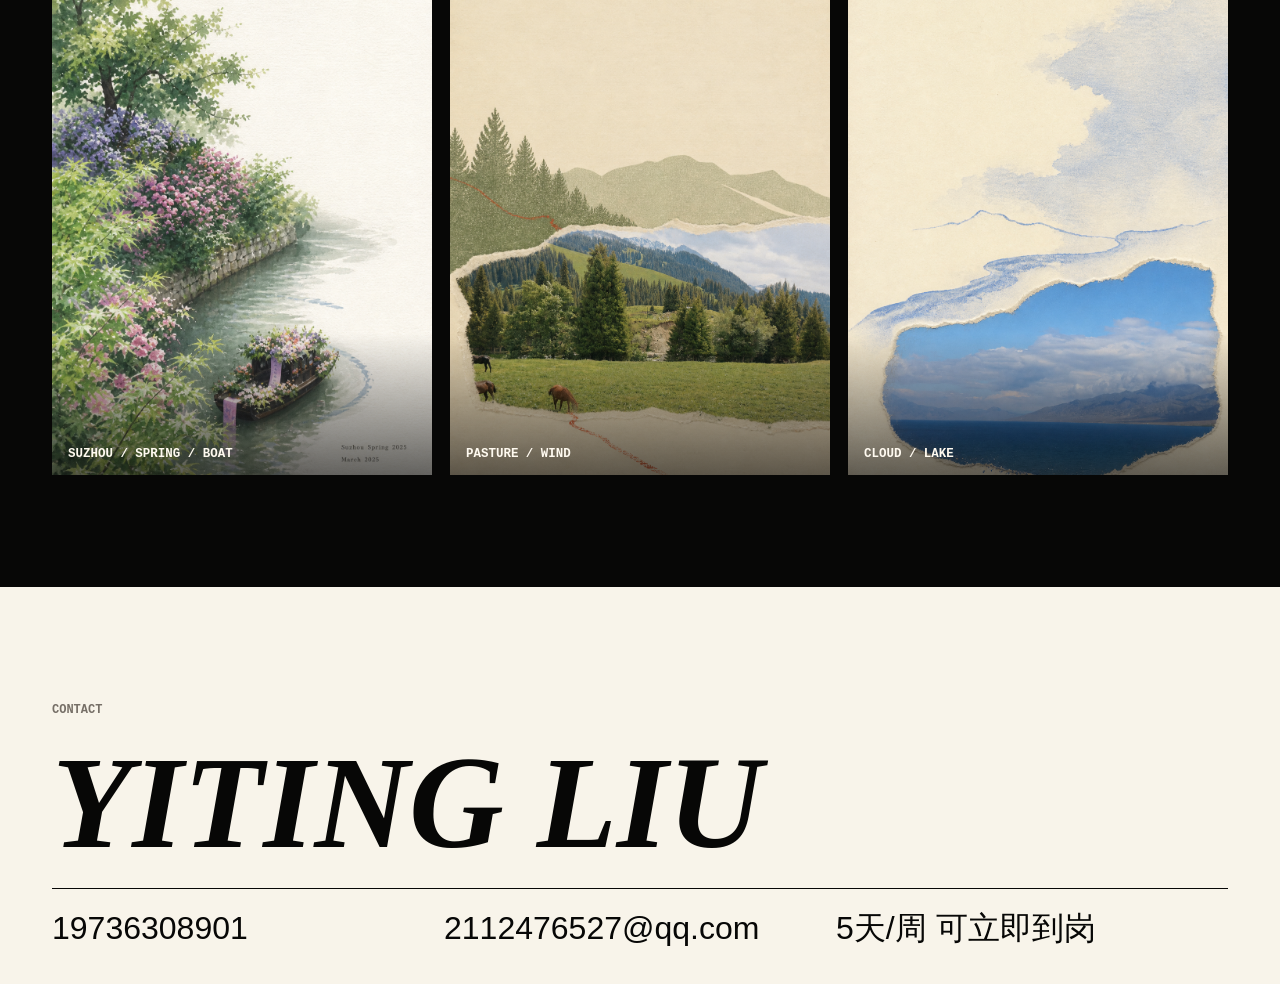
<file: index-github-root-images.html>
﻿<!doctype html>
<html lang="zh-CN">
  <head>
    <meta charset="utf-8" />
    <meta name="viewport" content="width=device-width, initial-scale=1" />
    <title>YiTing Liu | New Media Portfolio</title>
    <meta name="description" content="刘亦婷的新媒体运营求职作品集预览。" />
    <link rel="stylesheet" href="./styles.css?v=24" />
  </head>
  <body>
    <main class="site-shell">
      <header class="topbar" aria-label="Primary navigation">
        <a href="#top" class="brand-mark" aria-label="YiTing Liu home">YiTing Liu</a>
        <nav>
          <a href="#work">Work</a>
          <a href="#profile">Profile</a>
          <a href="#photos">Photos</a>
          <a href="#contact">Contact</a>
        </nav>
        <a class="top-contact" href="mailto:2112476527@qq.com">2112476527@qq.com</a>
      </header>

      <section class="hero" id="top">
        <div class="hero-heading">
          <p class="eyebrow">New Media Operation Portfolio</p>
          <h1>
            <span>YiTing</span>
            <span>Liu</span>
          </h1>
          <div class="hero-bottomline">
            <p>Content Creator / New Media Operation</p>
            <span>Selected work below</span>
          </div>
        </div>

        <aside class="intro-panel" aria-label="Self introduction">
          <p class="intro-lead">我是刘亦婷，一名内容创作者和内容运营者。</p>
          <p class="intro-copy">
            拥有账号运营、品牌合作及企业新媒体运营经验，擅长选题策划、内容运营和数据复盘，希望用内容连接用户与品牌。
          </p>
          <div class="quick-grid">
            <a href="tel:+8619736308901">
              <span>联系</span>
              <strong>19736308901</strong>
            </a>
            <a href="mailto:2112476527@qq.com">
              <span>邮箱</span>
              <strong>2112476527@qq.com</strong>
            </a>
            <a href="#experience">
              <span>到岗</span>
              <strong>5天/周 可立即到岗</strong>
            </a>
            <a href="#work">
              <span>求职</span>
              <strong>新媒体运营</strong>
            </a>
          </div>
        </aside>

        <div class="hero-ribbon" aria-hidden="true">
          <span>Portfolio</span>
          <span>Content</span>
          <span>Operation</span>
          <span>Portfolio</span>
          <span>Content</span>
        </div>
      </section>

      <section class="metrics" aria-label="Account performance highlights">
        <div>
          <strong>37万+</strong>
          <span>单篇最高浏览量</span>
        </div>
        <div>
          <strong>22万+</strong>
          <span>累计获赞</span>
        </div>
        <div>
          <strong>百万级+</strong>
          <span>累计浏览量</span>
        </div>
        <div>
          <strong>5800+</strong>
          <span>粉丝规模</span>
        </div>
      </section>

      <section class="work-theatre" id="work" aria-label="Selected work">
        <div class="theatre-stage">
          <div class="stage-top">
            <span>Selected Work</span>
            <span data-active-count>01 / 04</span>
          </div>

          <nav class="stage-index" aria-label="Project index">
            <a class="is-active" href="#work-1" data-index-link="0">
              <span>01</span>
              <b>一只麻薯</b>
            </a>
            <a href="#work-2" data-index-link="1">
              <span>02</span>
              <b>Hello Interest 留学</b>
            </a>
            <a href="#work-3" data-index-link="2">
              <span>03</span>
              <b>上海象山鲜文化传媒有限公司</b>
            </a>
            <a href="#work-4" data-index-link="3">
              <span>04</span>
              <b>早期图文分享账号</b>
            </a>
          </nav>

          <div class="stage-visual" aria-hidden="true">
            <figure class="stage-figure is-active" data-stage-figure="0">
              <img src="./project-cover-1.png" alt="" />
              <figcaption>Selected Account</figcaption>
            </figure>
            <figure class="stage-figure" data-stage-figure="1">
              <img src="./project-cover-2.png" alt="" />
              <figcaption>Current Internship</figcaption>
            </figure>
            <figure class="stage-figure" data-stage-figure="2">
              <img src="./project-cover-3.png" alt="" />
              <figcaption>Brand Practice</figcaption>
            </figure>
            <figure class="stage-figure" data-stage-figure="3">
              <img src="./project-cover-4.png" alt="" />
              <figcaption>Early Archive</figcaption>
            </figure>
          </div>

          <article class="stage-copy">
            <p class="work-number" data-active-no>01</p>
            <p class="work-meta" data-active-meta>个人成长类小红书账号 / ID: 94774608135 / 2025 - 至今</p>
            <h2 data-active-title>一只麻薯</h2>
            <p class="work-summary" data-active-summary>
              我独立运营大学生成长类账号，从账号定位、选题策划、标题封面、图文内容生产到发布复盘都由我推进。
            </p>
            <ul data-active-points>
              <li>单篇最高浏览量 37万+，累计获赞 22万+，累计浏览量为百万级以上。</li>
              <li>完成 BOSS直聘、粉笔、小宇宙 App 等品牌合作内容。</li>
              <li>用浏览、点赞、收藏和评论反馈判断选题方向，持续调整账号表达。</li>
            </ul>
            <a
              href="https://www.xiaohongshu.com/user/profile/6694bc58000000000303243b?xsec_token=ABmA70oP75e_bc3jIKR_5y4u5StAEJsptDvcWz1VfhjkY%3D&xsec_source=pc_search"
              target="_blank"
              rel="noreferrer"
              data-active-link
            >
              Open Project
            </a>
          </article>

          <div class="stage-watermark" aria-hidden="true">Works</div>
        </div>

        <div class="work-scroll">
          <article class="work-step" data-work-step id="work-1">
            <div class="mobile-work-card">
              <figure>
                <img src="./project-cover-1.png" alt="" />
                <figcaption>Selected Account</figcaption>
              </figure>
              <div class="mobile-work-copy">
                <span>01</span>
                <p>个人成长类小红书账号 / ID: 94774608135 / 2025 - 至今</p>
                <h2>一只麻薯</h2>
                <b>我独立运营大学生成长类账号，从账号定位、选题策划、标题封面、图文内容生产到发布复盘都由我推进。</b>
                <ul>
                  <li>单篇最高浏览量 37万+，累计获赞 22万+，累计浏览量为百万级以上。</li>
                  <li>完成 BOSS直聘、粉笔、小宇宙 App 等品牌合作内容。</li>
                  <li>用浏览、点赞、收藏和评论反馈判断选题方向，持续调整账号表达。</li>
                </ul>
                <a
                  href="https://www.xiaohongshu.com/user/profile/6694bc58000000000303243b?xsec_token=ABmA70oP75e_bc3jIKR_5y4u5StAEJsptDvcWz1VfhjkY%3D&xsec_source=pc_search"
                  target="_blank"
                  rel="noreferrer"
                >
                  Open Project
                </a>
              </div>
            </div>
          </article>
          <article class="work-step" data-work-step id="work-2">
            <div class="mobile-work-card">
              <figure>
                <img src="./project-cover-2.png" alt="" />
                <figcaption>Current Internship</figcaption>
              </figure>
              <div class="mobile-work-copy">
                <span>02</span>
                <p>新媒体运营实习 / 留学内容方向 / 2026.07 - 2026.09</p>
                <h2>Hello Interest 留学</h2>
                <b>我负责小红书老板 IP 号、素人号，知乎老板 IP 号和公众号的日常发布，把留学业务信息转化成适合不同平台的内容表达。</b>
                <ul>
                  <li>小红书偏信任建立和种草表达，知乎偏专业回答和长尾搜索，公众号偏内容沉淀。</li>
                  <li>参与选题整理、文案编辑、素材适配和发布排期。</li>
                  <li>这段经历让我开始接触更明确的服务转化场景。</li>
                </ul>
                <em>Internship Case</em>
              </div>
            </div>
          </article>
          <article class="work-step" data-work-step id="work-3">
            <div class="mobile-work-card">
              <figure>
                <img src="./project-cover-3.png" alt="" />
                <figcaption>Brand Practice</figcaption>
              </figure>
              <div class="mobile-work-copy">
                <span>03</span>
                <p>新媒体运营实习 / 2026.01 - 2026.04</p>
                <h2>上海象山鲜文化传媒有限公司</h2>
                <b>我参与品牌账号的日常运营，完成选题策划、文案撰写、内容发布、评论区沟通和复盘协作。</b>
                <ul>
                  <li>熟悉品牌账号从选题、发布到复盘的基础协作流程。</li>
                  <li>通过评论区和用户反馈辅助判断后续内容方向。</li>
                  <li>补足团队化内容生产和稳定执行经验。</li>
                </ul>
                <em>Internship Case</em>
              </div>
            </div>
          </article>
          <article class="work-step" data-work-step id="work-4">
            <div class="mobile-work-card">
              <figure>
                <img src="./project-cover-4.png" alt="" />
                <figcaption>Early Archive</figcaption>
              </figure>
              <div class="mobile-work-copy">
                <span>04</span>
                <p>图文分享与信息整理 / 2021 - 2024</p>
                <h2>早期图文分享账号</h2>
                <b>我把它作为早期内容档案展示，记录自己更早阶段对图文内容、信息整理和分发判断的练习。</b>
                <ul>
                  <li>曾累计粉丝 3200+，总曝光量 100万+。</li>
                  <li>不作为当前主推项目，只作为内容兴趣和早期账号经验的补充。</li>
                </ul>
                <a
                  href="https://www.xiaohongshu.com/user/profile/5c5ff5ef000000001102a26c?xsec_token=ABPnLQe4I9vPpYqJQAI_rgHgL_1S7cHhPlJtzNm1ihA8g%3D&xsec_source=pc_search"
                  target="_blank"
                  rel="noreferrer"
                >
                  Open Project
                </a>
              </div>
            </div>
          </article>
        </div>
      </section>

      <section class="profile" id="profile">
        <div class="profile-heading">
          <p class="eyebrow">Profile</p>
          <h2>Content / Operation / Visual</h2>
          <p class="profile-caption">Topics / Copy / Cover / Publishing / Review</p>
        </div>
        <div class="advantage-list">
          <article>
            <span>01</span>
            <p>小红书内容运营：选题策划、标题封面、发布节奏和数据复盘。</p>
          </article>
          <article>
            <span>02</span>
            <p>账号实战：独立运营个人成长类账号，单篇最高浏览 37万+，累计获赞 22万+。</p>
          </article>
          <article>
            <span>03</span>
            <p>多平台经验：接触小红书、知乎、公众号的内容适配和日常发布。</p>
          </article>
          <article>
            <span>04</span>
            <p>视觉表达：能用 Canva 做封面和排版，并保持稳定的拍摄与审美积累。</p>
          </article>
        </div>
      </section>

      <section class="details" id="experience">
        <div class="experience-block">
          <p class="eyebrow">Experience</p>
          <article>
            <span>2026.07 - 2026.09</span>
            <h3>Hello Interest 留学</h3>
            <p>新媒体运营实习 / 留学内容方向</p>
          </article>
          <article>
            <span>2026.01 - 2026.04</span>
            <h3>上海象山鲜文化传媒有限公司</h3>
            <p>新媒体运营实习</p>
          </article>
          <figure class="experience-collage" aria-label="Abstract portfolio collage">
            <img src="./experience-collage.png" alt="" />
          </figure>
        </div>

        <div class="education-skills">
          <p class="eyebrow">Education / Skills</p>
          <div class="mini-section">
            <div class="info-line">
              <span>学校</span>
              <strong>山东外事大学</strong>
            </div>
            <div class="info-line">
              <span>专业</span>
              <strong>国际经济与贸易 / 本科</strong>
            </div>
            <div class="info-line">
              <span>时间</span>
              <strong>2024.09 - 2028.06</strong>
            </div>
            <div class="info-line">
              <span>相关课程</span>
              <strong>微观经济学、宏观经济学、综合英语、国际贸易实务、概率论与数理统计、应用统计学</strong>
            </div>
          </div>
          <div class="mini-section skills-list">
            <article>
              <h3>小红书内容运营</h3>
              <p>选题策划 / 标题优化 / 封面编辑 / 发布复盘</p>
            </article>
            <article>
              <h3>内容工具</h3>
              <p>Canva / 美图秀秀 / WPS</p>
            </article>
            <article>
              <h3>数据分析</h3>
              <p>基础内容数据复盘 / 收藏、点赞、浏览、转化分析</p>
            </article>
            <article>
              <h3>语言能力</h3>
              <p>CET-4</p>
            </article>
          </div>
        </div>
      </section>

      <section class="photos" id="photos">
        <div class="photo-heading">
          <p class="eyebrow">Selected Photography</p>
          <h2>Visual Archive</h2>
        </div>
        <div class="photo-grid">
          <figure class="photo-frame photo-frame-1">
            <img src="./photo-gallery-01.jpg" alt="" />
            <figcaption>
              <span>Wall / Lantern / Bird</span>
            </figcaption>
          </figure>
          <figure class="photo-frame photo-frame-2">
            <img src="./photo-gallery-02.jpg" alt="" />
            <figcaption>
              <span>Stone / Moss / Shade</span>
            </figcaption>
          </figure>
          <figure class="photo-frame photo-frame-3">
            <img src="./photo-gallery-03.jpg" alt="" />
            <figcaption>
              <span>Matcha / Cream / Wood</span>
            </figcaption>
          </figure>
          <figure class="photo-frame photo-frame-4">
            <img src="./photo-gallery-09.jpg" alt="" />
            <figcaption>
              <span>Gusu / Garden / Water</span>
            </figcaption>
          </figure>
          <figure class="photo-frame photo-frame-5">
            <img src="./photo-gallery-04.jpg" alt="" />
            <figcaption>
              <span>Glass / Bloom / Frame</span>
            </figcaption>
          </figure>
          <figure class="photo-frame photo-frame-6">
            <img src="./photo-gallery-06.jpg" alt="" />
            <figcaption>
              <span>Gusu / Spring / Bloom</span>
            </figcaption>
          </figure>
          <figure class="photo-frame photo-frame-7">
            <img src="./photo-gallery-05.jpg" alt="" />
            <figcaption>
              <span>Gate / Rope / Path</span>
            </figcaption>
          </figure>
          <figure class="photo-frame photo-frame-8">
            <img src="./photo-gallery-07.jpg" alt="" />
            <figcaption>
              <span>Boat / Canal / Shade</span>
            </figcaption>
          </figure>
          <figure class="photo-frame photo-frame-9">
            <img src="./photo-gallery-08.jpg" alt="" />
            <figcaption>
              <span>Sky / Flower / Car</span>
            </figcaption>
          </figure>
          <figure class="photo-frame photo-frame-10">
            <img src="./photo-gallery-10.png" alt="" />
            <figcaption>
              <span>Suzhou / Spring / Boat</span>
            </figcaption>
          </figure>
          <figure class="photo-frame photo-frame-11">
            <img src="./photo-gallery-11.png" alt="" />
            <figcaption>
              <span>Pasture / Wind</span>
            </figcaption>
          </figure>
          <figure class="photo-frame photo-frame-12">
            <img src="./photo-gallery-12.png" alt="" />
            <figcaption>
              <span>Cloud / Lake</span>
            </figcaption>
          </figure>
        </div>
      </section>

      <footer class="footer" id="contact">
        <p class="eyebrow">Contact</p>
        <h2>YiTing Liu</h2>
        <div class="footer-actions">
          <a href="tel:+8619736308901">19736308901</a>
          <a href="mailto:2112476527@qq.com">2112476527@qq.com</a>
          <span>5天/周 可立即到岗</span>
        </div>
      </footer>
    </main>

    <script>
      const works = [
        {
          no: "01",
          title: "一只麻薯",
          meta: "个人成长类小红书账号 / ID: 94774608135 / 2025 - 至今",
          summary: "我独立运营大学生成长类账号，从账号定位、选题策划、标题封面、图文内容生产到发布复盘都由我推进。",
          points: [
            "单篇最高浏览量 37万+，累计获赞 22万+，累计浏览量为百万级以上。",
            "完成 BOSS直聘、粉笔、小宇宙 App 等品牌合作内容。",
            "用浏览、点赞、收藏和评论反馈判断选题方向，持续调整账号表达。",
          ],
          url: "https://www.xiaohongshu.com/user/profile/6694bc58000000000303243b?xsec_token=ABmA70oP75e_bc3jIKR_5y4u5StAEJsptDvcWz1VfhjkY%3D&xsec_source=pc_search",
        },
        {
          no: "02",
          title: "Hello Interest 留学",
          meta: "新媒体运营实习 / 留学内容方向 / 2026.07 - 2026.09",
          summary:
            "我负责小红书老板 IP 号、素人号，知乎老板 IP 号和公众号的日常发布，把留学业务信息转化成适合不同平台的内容表达。",
          points: [
            "小红书偏信任建立和种草表达，知乎偏专业回答和长尾搜索，公众号偏内容沉淀。",
            "参与选题整理、文案编辑、素材适配和发布排期。",
            "这段经历让我开始接触更明确的服务转化场景。",
          ],
        },
        {
          no: "03",
          title: "上海象山鲜文化传媒有限公司",
          meta: "新媒体运营实习 / 2026.01 - 2026.04",
          summary: "我参与品牌账号的日常运营，完成选题策划、文案撰写、内容发布、评论区沟通和复盘协作。",
          points: [
            "熟悉品牌账号从选题、发布到复盘的基础协作流程。",
            "通过评论区和用户反馈辅助判断后续内容方向。",
            "补足团队化内容生产和稳定执行经验。",
          ],
        },
        {
          no: "04",
          title: "早期图文分享账号",
          meta: "图文分享与信息整理 / 2021 - 2024",
          summary: "我把它作为早期内容档案展示，记录自己更早阶段对图文内容、信息整理和分发判断的练习。",
          points: ["曾累计粉丝 3200+，总曝光量 100万+。", "不作为当前主推项目，只作为内容兴趣和早期账号经验的补充。"],
          url: "https://www.xiaohongshu.com/user/profile/5c5ff5ef000000001102a26c?xsec_token=ABPnLQe4I9vPpYqJQAI_rgHgL_1S7cHhPlJtzNm1ihA8g%3D&xsec_source=pc_search",
        },
      ];

      const theatre = document.querySelector(".work-theatre");
      const figures = [...document.querySelectorAll("[data-stage-figure]")];
      const links = [...document.querySelectorAll("[data-index-link]")];
      const activeCount = document.querySelector("[data-active-count]");
      const activeNo = document.querySelector("[data-active-no]");
      const activeMeta = document.querySelector("[data-active-meta]");
      const activeTitle = document.querySelector("[data-active-title]");
      const activeSummary = document.querySelector("[data-active-summary]");
      const activePoints = document.querySelector("[data-active-points]");
      const activeLink = document.querySelector("[data-active-link]");
      let current = 0;
      let frame = 0;

      const setActive = (index) => {
        if (index === current && activeTitle.textContent === works[index].title) return;
        current = index;
        const work = works[index];
        figures.forEach((figure, figureIndex) => figure.classList.toggle("is-active", figureIndex === index));
        links.forEach((link, linkIndex) => link.classList.toggle("is-active", linkIndex === index));
        activeCount.textContent = `${work.no} / ${String(works.length).padStart(2, "0")}`;
        activeNo.textContent = work.no;
        activeMeta.textContent = work.meta;
        activeTitle.textContent = work.title;
        activeSummary.textContent = work.summary;
        activePoints.innerHTML = work.points.map((point) => `<li>${point}</li>`).join("");
        if (work.url) {
          activeLink.href = work.url;
          activeLink.textContent = "Open Project";
          activeLink.className = "";
          activeLink.target = "_blank";
          activeLink.rel = "noreferrer";
        } else {
          activeLink.removeAttribute("href");
          activeLink.removeAttribute("target");
          activeLink.removeAttribute("rel");
          activeLink.textContent = "Internship Case";
          activeLink.className = "stage-note";
        }
      };

      const updateActive = () => {
        if (window.matchMedia("(max-width: 900px)").matches) return;
        if (!theatre) return;
        const rect = theatre.getBoundingClientRect();
        const stepHeight = Math.max(window.innerHeight, 1);
        const rawIndex = Math.floor((-rect.top + window.innerHeight * 0.52) / stepHeight);
        const nextIndex = Math.min(works.length - 1, Math.max(0, rawIndex));
        setActive(nextIndex);
      };

      const onScroll = () => {
        window.cancelAnimationFrame(frame);
        frame = window.requestAnimationFrame(updateActive);
      };

      updateActive();
      window.addEventListener("scroll", onScroll, { passive: true });
      window.addEventListener("resize", onScroll);
    </script>
  </body>
</html>
</file>
<file: styles.css>
﻿:root {
  --paper: #f8f4ea;
  --cream: #fffaf0;
  --ink: #070706;
  --muted: #766f67;
  --soft: rgba(7, 7, 6, 0.08);
  --line: rgba(7, 7, 6, 0.18);
  --line-dark: rgba(255, 250, 240, 0.18);
  --red: #ef543e;
  --acid: #d7ed61;
  --blue: #c8d8d7;
  --font-sans: Arial, "PingFang SC", "Microsoft YaHei", sans-serif;
  --font-serif: Georgia, "Times New Roman", "Songti SC", "SimSun", serif;
  --font-display: Impact, "Arial Black", Arial, sans-serif;
  --font-mono: "Courier New", Consolas, monospace;
}

* {
  box-sizing: border-box;
}

html {
  scroll-behavior: smooth;
}

body {
  margin: 0;
  background: var(--paper);
  color: var(--ink);
  font-family: var(--font-sans);
  letter-spacing: 0;
}

a {
  color: inherit;
  text-decoration: none;
}

button {
  font: inherit;
}

img {
  display: block;
  width: 100%;
  height: 100%;
  object-fit: cover;
}

::selection {
  background: var(--red);
  color: var(--cream);
}

.site-shell {
  min-height: 100vh;
  overflow-x: hidden;
}

.topbar {
  position: fixed;
  inset: 0 0 auto;
  z-index: 50;
  display: grid;
  grid-template-columns: 1fr auto 1fr;
  align-items: center;
  gap: 18px;
  padding: 18px 52px;
  background: rgba(248, 244, 234, 0.78);
  border-bottom: 1px solid rgba(7, 7, 6, 0.08);
  backdrop-filter: blur(18px);
}

.brand-mark,
.topbar nav a,
.top-contact,
.eyebrow,
.stage-top,
.work-meta,
.stage-note {
  font-family: var(--font-mono);
  font-size: 0.75rem;
  font-weight: 700;
  letter-spacing: 0;
  text-transform: uppercase;
}

.topbar nav {
  display: flex;
  gap: 34px;
}

.top-contact {
  justify-self: end;
  text-transform: none;
}

.eyebrow {
  margin: 0;
  color: var(--muted);
}

.hero {
  position: relative;
  display: grid;
  grid-template-columns: minmax(0, 1fr) 420px;
  gap: 52px;
  min-height: 100svh;
  padding: 108px 52px 112px;
  align-items: end;
  overflow: hidden;
  border-bottom: 1px solid var(--ink);
}

.hero::before {
  content: "";
  position: absolute;
  inset: 0;
  background:
    linear-gradient(90deg, transparent 0, transparent calc(28% - 1px), var(--soft) 28%, transparent calc(28% + 1px)),
    linear-gradient(90deg, transparent 0, transparent calc(72% - 1px), var(--soft) 72%, transparent calc(72% + 1px)),
    linear-gradient(180deg, transparent 0, transparent calc(58% - 1px), rgba(7, 7, 6, 0.1) 58%, transparent calc(58% + 1px));
  pointer-events: none;
}

.hero-heading,
.intro-panel,
.metrics,
.work-theatre,
.profile,
.details,
.photos,
.footer {
  position: relative;
}

.hero-heading {
  display: grid;
  gap: 24px;
  min-width: 0;
}

.hero h1 {
  margin: 0;
  font-family: var(--font-serif);
  font-size: 9.2rem;
  font-style: italic;
  font-weight: 700;
  line-height: 0.84;
  text-transform: uppercase;
}

.hero h1 span {
  display: block;
  width: fit-content;
  max-width: 100%;
}

.hero h1 span + span {
  margin-left: 98px;
  color: transparent;
  -webkit-text-stroke: 1.2px var(--ink);
}

.hero-bottomline {
  display: flex;
  flex-wrap: wrap;
  gap: 12px 28px;
  align-items: center;
  max-width: 680px;
  padding-top: 18px;
  border-top: 1px solid var(--ink);
}

.hero-bottomline p,
.hero-bottomline span {
  margin: 0;
  color: var(--red);
  font-family: var(--font-mono);
  font-size: 0.9rem;
  font-weight: 700;
  text-transform: uppercase;
}

.hero-bottomline span {
  color: var(--muted);
}

.intro-panel {
  display: grid;
  gap: 30px;
  align-self: end;
}

.intro-lead {
  margin: 0;
  font-family: var(--font-serif);
  font-size: 2.2rem;
  font-style: italic;
  line-height: 1.08;
}

.intro-copy {
  margin: 0;
  color: #28241f;
  font-family: var(--font-serif);
  font-size: 1.2rem;
  line-height: 1.72;
}

.quick-grid {
  display: grid;
  grid-template-columns: repeat(2, minmax(0, 1fr));
  border-top: 1px solid var(--ink);
  border-left: 1px solid var(--ink);
}

.quick-grid a {
  display: grid;
  gap: 18px;
  min-height: 112px;
  padding: 16px;
  border-right: 1px solid var(--ink);
  border-bottom: 1px solid var(--ink);
  background: rgba(255, 250, 240, 0.42);
  transition:
    background 240ms ease,
    color 240ms ease;
}

.quick-grid a:hover {
  background: var(--acid);
}

.quick-grid span {
  color: var(--muted);
  font-family: var(--font-mono);
  font-size: 0.72rem;
  font-weight: 700;
}

.quick-grid strong {
  align-self: end;
  font-size: 1.16rem;
  line-height: 1.18;
  word-break: break-word;
}

.hero-ribbon {
  position: absolute;
  right: 0;
  bottom: 0;
  left: 0;
  display: flex;
  width: max-content;
  min-width: 100%;
  overflow: hidden;
  border-top: 1px solid var(--ink);
  background: var(--ink);
  color: var(--cream);
  animation: drift 30s linear infinite;
}

.hero-ribbon span {
  padding: 16px 30px 13px;
  font-family: var(--font-display);
  font-size: 4.8rem;
  line-height: 0.9;
  text-transform: uppercase;
  white-space: nowrap;
}

@keyframes drift {
  from {
    transform: translateX(0);
  }
  to {
    transform: translateX(-50%);
  }
}

.metrics {
  display: grid;
  grid-template-columns: repeat(4, minmax(0, 1fr));
  border-bottom: 1px solid var(--ink);
}

.metrics div {
  display: grid;
  min-width: 0;
  gap: 12px;
  min-height: 138px;
  padding: 20px 24px;
  border-right: 1px solid var(--ink);
  background: var(--paper);
}

.metrics div:last-child {
  border-right: 0;
}

.metrics strong {
  color: var(--red);
  font-family: var(--font-display);
  font-size: 3.6rem;
  line-height: 0.95;
  white-space: nowrap;
}

.metrics span {
  align-self: end;
  color: var(--muted);
  font-family: var(--font-mono);
  font-size: 0.82rem;
  font-weight: 700;
}

.work-theatre {
  background:
    radial-gradient(circle at 22% 18%, rgba(255, 250, 240, 0.08), transparent 30%),
    linear-gradient(90deg, transparent 0, transparent calc(50% - 1px), rgba(255, 250, 240, 0.055) 50%, transparent calc(50% + 1px)),
    var(--ink);
  color: var(--cream);
}

.theatre-stage {
  display: none;
}

.work-scroll {
  position: relative;
}

.work-step {
  min-height: 100svh;
  display: grid;
  align-items: center;
  padding: 72px 52px;
  border-bottom: 1px solid var(--line-dark);
}

.mobile-work-card {
  display: grid;
  grid-template-columns: minmax(360px, 0.96fr) minmax(0, 1fr);
  gap: 56px;
  align-items: center;
  width: 100%;
}

.work-step:nth-child(even) .mobile-work-card figure {
  order: 2;
}

.work-step:nth-child(even) .mobile-work-copy {
  order: 1;
  justify-self: end;
}

.mobile-work-card figure {
  position: relative;
  height: calc(100svh - 144px);
  min-height: 540px;
  margin: 0;
  overflow: hidden;
  border: 1px solid var(--line-dark);
  background: #11100f;
}

.mobile-work-card figure::after {
  content: "";
  position: absolute;
  inset: 0;
  background: linear-gradient(180deg, rgba(7, 7, 6, 0) 62%, rgba(7, 7, 6, 0.32));
}

.mobile-work-card figcaption {
  position: absolute;
  top: 17px;
  left: 17px;
  z-index: 2;
  color: var(--cream);
  font-family: var(--font-mono);
  font-size: 0.76rem;
  font-weight: 700;
  text-transform: uppercase;
}

.mobile-work-copy {
  display: grid;
  gap: 18px;
  width: min(100%, 650px);
}

.mobile-work-copy span,
.work-number {
  margin: 0;
  color: var(--red);
  font-family: var(--font-display);
  font-size: 3.25rem;
  line-height: 1;
}

.mobile-work-copy p,
.work-meta {
  margin: 0;
  color: rgba(255, 250, 240, 0.58);
  font-family: var(--font-mono);
  font-size: 0.82rem;
  font-weight: 700;
  line-height: 1.55;
  text-transform: uppercase;
}

.mobile-work-copy h2 {
  margin: 0;
  font-family: var(--font-serif);
  font-size: 4.2rem;
  font-style: italic;
  font-weight: 400;
  line-height: 0.98;
  overflow-wrap: anywhere;
}

.mobile-work-copy b,
.work-summary {
  margin: 0;
  color: rgba(255, 250, 240, 0.82);
  font-family: var(--font-serif);
  font-size: 1.28rem;
  font-weight: 400;
  line-height: 1.66;
}

.mobile-work-copy ul {
  display: grid;
  gap: 0;
  margin: 4px 0 0;
  padding: 0;
  list-style: none;
  border-top: 1px solid var(--line-dark);
}

.mobile-work-copy li {
  padding: 12px 0;
  border-bottom: 1px solid var(--line-dark);
  color: rgba(255, 250, 240, 0.68);
  font-size: 0.98rem;
  line-height: 1.58;
}

.mobile-work-copy a,
.mobile-work-copy em,
.stage-copy a,
.stage-note {
  width: fit-content;
  max-width: 100%;
  padding: 11px 14px;
  background: var(--cream);
  color: var(--ink);
  font-family: var(--font-mono);
  font-size: 0.78rem;
  font-style: normal;
  font-weight: 700;
  text-transform: uppercase;
}

.mobile-work-copy em,
.stage-note {
  display: inline-block;
  background: var(--blue);
}

.profile {
  display: grid;
  grid-template-columns: 0.38fr minmax(0, 1fr);
  gap: 78px;
  padding: 96px 52px;
  border-bottom: 1px solid var(--ink);
}

.profile-heading {
  display: grid;
  align-content: start;
  gap: 18px;
}

.profile h2,
.photo-heading h2 {
  margin: 0;
  max-width: 900px;
  font-family: var(--font-serif);
  font-size: 3.4rem;
  font-weight: 400;
  line-height: 1.04;
}

.profile-caption {
  margin: 0;
  color: var(--muted);
  font-family: var(--font-mono);
  font-size: 0.82rem;
  font-weight: 700;
  line-height: 1.5;
  text-transform: uppercase;
}

.advantage-list {
  display: grid;
  border-top: 1px solid var(--ink);
}

.advantage-list article {
  display: grid;
  grid-template-columns: 72px 1fr;
  gap: 20px;
  padding: 20px 0;
  border-bottom: 1px solid var(--ink);
}

.advantage-list span {
  color: var(--red);
  font-family: var(--font-display);
  font-size: 1.9rem;
  line-height: 1;
}

.advantage-list p {
  margin: 0;
  font-family: var(--font-serif);
  font-size: 1.18rem;
  line-height: 1.55;
}

.details {
  display: grid;
  grid-template-columns: 1.08fr 0.92fr;
  gap: 1px;
  background: var(--ink);
}

.experience-block,
.education-skills {
  display: grid;
  align-content: start;
  gap: 22px;
  min-height: 650px;
  padding: 72px 52px;
  background: var(--paper);
}

.experience-block article {
  display: grid;
  grid-template-columns: 132px minmax(0, 1fr);
  gap: 8px 24px;
  padding: 22px 0;
  border-top: 1px solid var(--ink);
}

.experience-block article > span {
  color: var(--red);
  font-family: var(--font-mono);
  font-size: 0.82rem;
  font-weight: 700;
}

.experience-block h3,
.experience-block p,
.experience-block b {
  margin: 0;
}

.experience-block h3 {
  font-family: var(--font-serif);
  font-size: 2rem;
  font-weight: 400;
  line-height: 1.08;
}

.experience-block p {
  color: var(--muted);
  font-family: var(--font-mono);
  font-size: 0.82rem;
  font-weight: 700;
}

.experience-block b {
  font-size: 1.02rem;
  font-weight: 400;
  line-height: 1.76;
}

.experience-collage {
  margin: 14px 0 0;
  overflow: hidden;
  aspect-ratio: 1 / 1;
  background: var(--cream);
}

.mini-section {
  display: grid;
  border-top: 1px solid var(--ink);
}

.info-line,
.skills-list article {
  display: grid;
  grid-template-columns: 112px minmax(0, 1fr);
  gap: 18px;
  padding: 18px 0;
  border-bottom: 1px solid var(--line);
}

.info-line span,
.skills-list h3 {
  margin: 0;
  color: var(--muted);
  font-family: var(--font-mono);
  font-size: 0.78rem;
  font-weight: 700;
}

.info-line strong,
.skills-list p {
  margin: 0;
  font-size: 1.08rem;
  font-weight: 400;
  line-height: 1.52;
}

.photos {
  padding: 96px 52px 112px;
  background: var(--ink);
  color: var(--cream);
}

.photos .eyebrow {
  color: rgba(255, 250, 240, 0.58);
}

.photo-heading {
  display: grid;
  grid-template-columns: 0.38fr minmax(0, 1fr);
  gap: 78px;
}

.photo-grid {
  display: grid;
  grid-template-columns: repeat(3, minmax(0, 1fr));
  gap: 18px;
  margin-top: 64px;
}

.photo-frame {
  position: relative;
  margin: 0;
  overflow: hidden;
  aspect-ratio: 3 / 4;
  background: var(--cream);
}

.photo-frame::after {
  content: "";
  position: absolute;
  inset: auto 0 0;
  height: 28%;
  background: linear-gradient(180deg, rgba(7, 7, 6, 0), rgba(7, 7, 6, 0.62));
}

.photo-frame figcaption {
  position: absolute;
  left: 16px;
  right: 16px;
  bottom: 14px;
  z-index: 2;
  display: grid;
  color: var(--cream);
}

.photo-frame figcaption span {
  font-family: var(--font-mono);
  font-size: 0.78rem;
  font-weight: 700;
  text-transform: uppercase;
}

.photo-frame figcaption b {
  display: none;
}

.footer {
  display: grid;
  gap: 28px;
  padding: 116px 52px 38px;
}

.footer h2 {
  margin: 0;
  font-family: var(--font-serif);
  font-size: 8.2rem;
  font-style: italic;
  font-weight: 700;
  line-height: 0.88;
  text-transform: uppercase;
}

.footer-actions {
  display: grid;
  grid-template-columns: repeat(3, minmax(0, 1fr));
  border-top: 1px solid var(--ink);
}

.footer-actions a,
.footer-actions span {
  min-width: 0;
  padding: 22px 18px 0 0;
  font-family: var(--font-display);
  font-size: 2rem;
  line-height: 1.08;
  word-break: break-word;
}

@media (prefers-reduced-motion: reduce) {
  html {
    scroll-behavior: auto;
  }

  .hero-ribbon {
    animation: none;
  }

  .stage-figure,
  .stage-index a,
  .quick-grid a {
    transition: none;
  }
}

@media (max-width: 1180px) {
  .hero {
    grid-template-columns: 1fr;
    align-items: start;
  }

  .hero h1,
  .footer h2 {
    font-size: 6.4rem;
  }

  .hero h1 span + span {
    margin-left: 60px;
  }

  .intro-panel {
    max-width: 720px;
  }

  .theatre-stage {
    grid-template-columns: 72px minmax(0, 1fr);
    grid-template-rows: auto minmax(360px, 0.84fr) auto;
    min-height: 760px;
  }

  .stage-visual {
    grid-column: 2;
    grid-row: 2;
  }

  .stage-copy {
    grid-column: 2;
    grid-row: 3;
    align-self: start;
    max-width: 760px;
  }

  .stage-copy h2 {
    font-size: 3.6rem;
  }

  .stage-watermark {
    font-size: 10rem;
  }

  .details,
  .profile,
  .photo-heading {
    grid-template-columns: 1fr;
    gap: 42px;
  }

  .photo-grid {
    grid-template-columns: 1fr 1fr;
  }

  .photo-frame {
    aspect-ratio: 4 / 5;
  }
}

@media (max-width: 900px) {
  .work-theatre {
    min-height: auto;
  }

  .theatre-stage {
    display: none;
  }

  .work-scroll {
    margin-top: 0;
    pointer-events: auto;
  }

  .work-step {
    min-height: auto;
    display: block;
    padding: 34px 22px;
    border-bottom: 1px solid var(--line-dark);
  }

  .work-step:first-child .mobile-work-card {
    opacity: 1;
  }

  .mobile-work-card {
    display: grid;
    grid-template-columns: 1fr;
    gap: 14px;
    width: 100%;
    margin-left: 0;
    padding: 0;
    border: 0;
    background: transparent;
    color: var(--cream);
    box-shadow: none;
    backdrop-filter: none;
  }

  .work-step:nth-child(even) .mobile-work-card figure,
  .work-step:nth-child(even) .mobile-work-copy {
    order: initial;
    justify-self: stretch;
  }

  .mobile-work-card figure {
    display: block;
    position: relative;
    height: 52svh;
    min-height: 320px;
    margin: 0;
    overflow: hidden;
    border: 1px solid var(--line-dark);
  }

  .mobile-work-card figcaption {
    position: absolute;
    top: 15px;
    left: 15px;
    color: var(--cream);
    font-family: var(--font-mono);
    font-size: 0.74rem;
    font-weight: 700;
    text-transform: uppercase;
  }

  .mobile-work-card span {
    color: var(--red);
    font-family: var(--font-display);
    font-size: 2.6rem;
  }

  .mobile-work-card p {
    margin: 0;
    color: rgba(255, 250, 240, 0.58);
    font-family: var(--font-mono);
    font-size: 0.78rem;
    font-weight: 700;
    line-height: 1.5;
  }

  .mobile-work-card h2 {
    margin: 0;
    font-family: var(--font-serif);
    font-size: 3rem;
    font-style: italic;
    font-weight: 400;
    line-height: 1;
  }

  .mobile-work-card b {
    color: rgba(255, 250, 240, 0.78);
    font-family: var(--font-serif);
    font-size: 1.22rem;
    font-weight: 400;
    line-height: 1.58;
  }
}

@media (max-width: 760px) {
  .topbar {
    grid-template-columns: 1fr auto;
    padding: 15px 22px;
  }

  .topbar nav {
    display: none;
  }

  .top-contact {
    max-width: 42vw;
    overflow-wrap: anywhere;
    text-align: right;
  }

  .hero,
  .profile,
  .photos,
  .footer {
    padding-left: 22px;
    padding-right: 22px;
  }

  .hero {
    padding-top: 98px;
  }

  .hero h1,
  .footer h2 {
    font-size: 4.25rem;
  }

  .hero h1 span + span {
    margin-left: 0;
  }

  .intro-lead {
    font-size: 2.1rem;
  }

  .intro-copy {
    font-size: 1.05rem;
  }

  .quick-grid,
  .metrics,
  .footer-actions,
  .info-line,
  .skills-list article,
  .experience-block article {
    grid-template-columns: 1fr;
  }

  .metrics div {
    min-height: 112px;
    border-right: 0;
    border-bottom: 1px solid var(--ink);
  }

  .metrics strong {
    font-size: 3.25rem;
  }

  .hero-ribbon span {
    font-size: 3.1rem;
  }

  .profile h2,
  .photo-heading h2 {
    font-size: 2.55rem;
  }

  .advantage-list article {
    grid-template-columns: 1fr;
  }

  .advantage-list p {
    font-size: 1.2rem;
  }

  .experience-block,
  .education-skills {
    min-height: 0;
    padding: 50px 22px;
  }

  .experience-block article > span {
    grid-row: auto;
  }

  .photo-grid {
    grid-template-columns: 1fr;
    gap: 18px;
  }

  .photo-frame {
    aspect-ratio: 3 / 4;
  }
}
</file>
